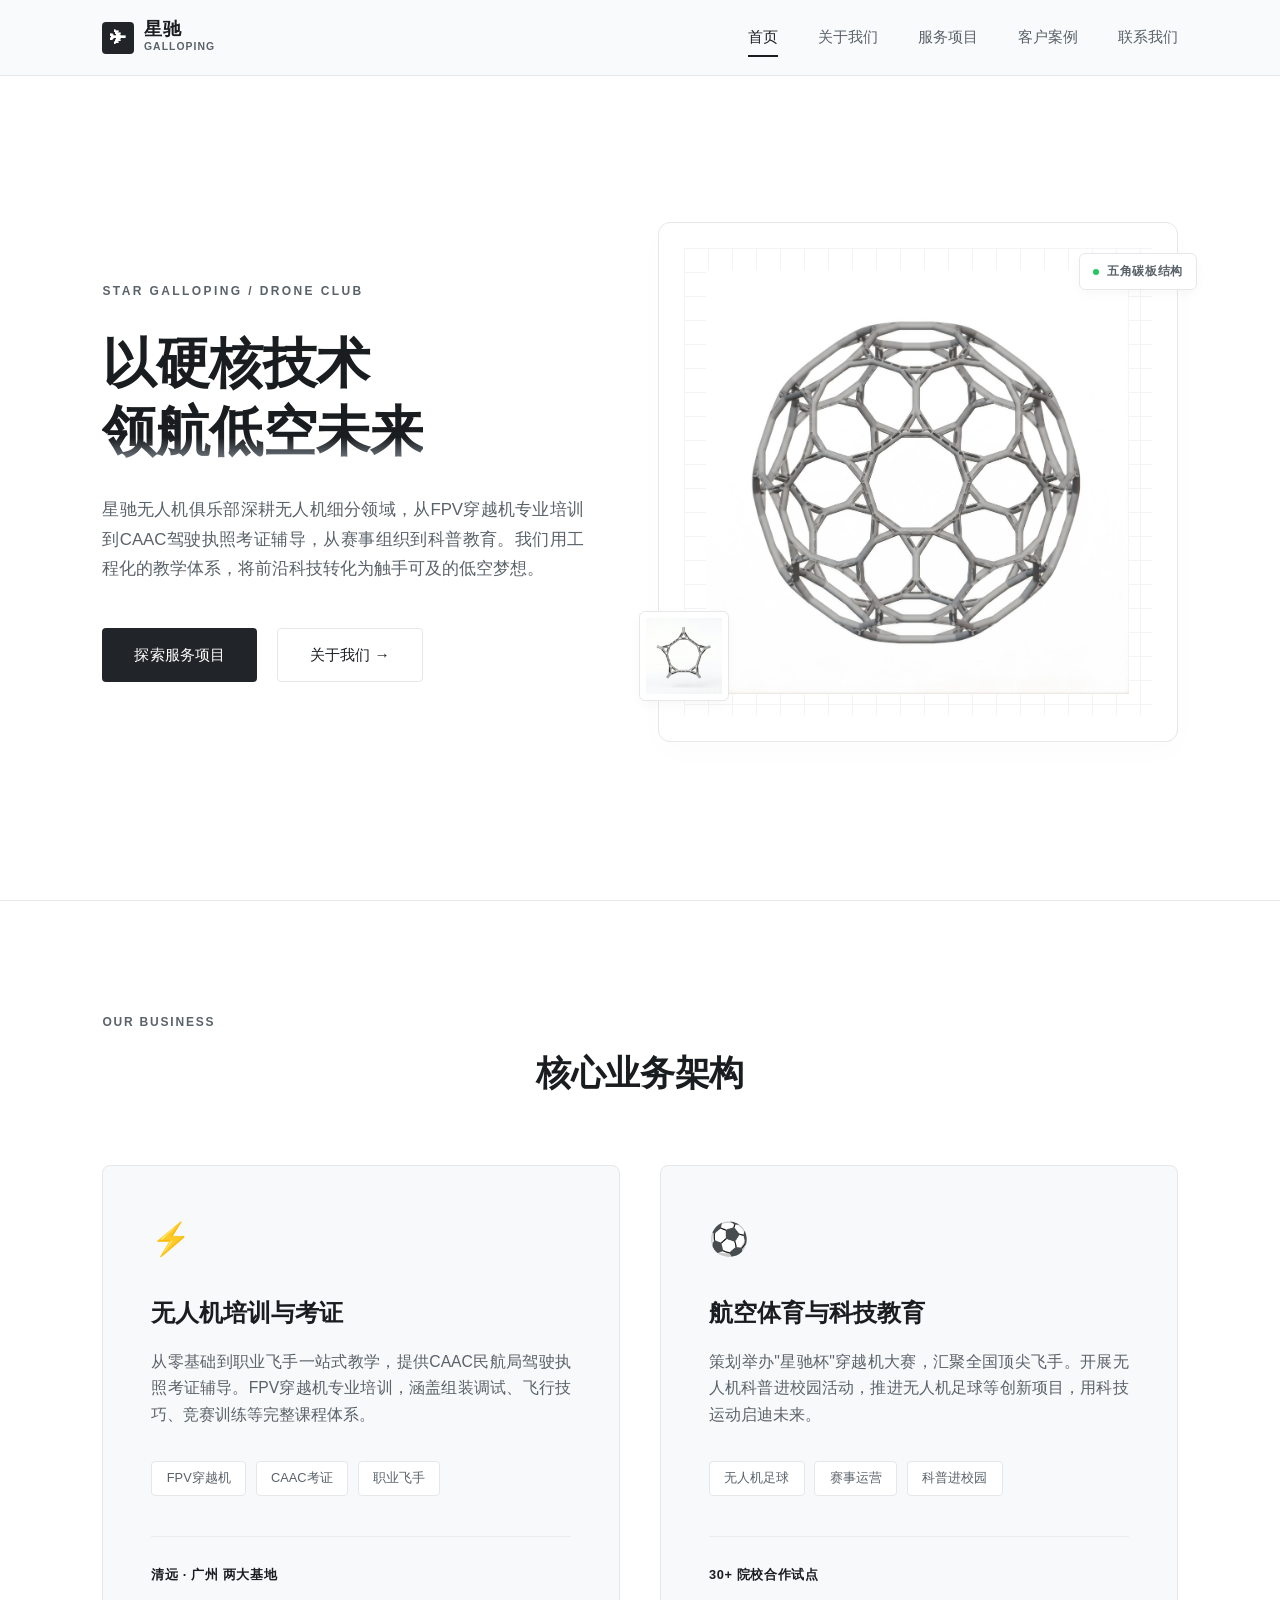
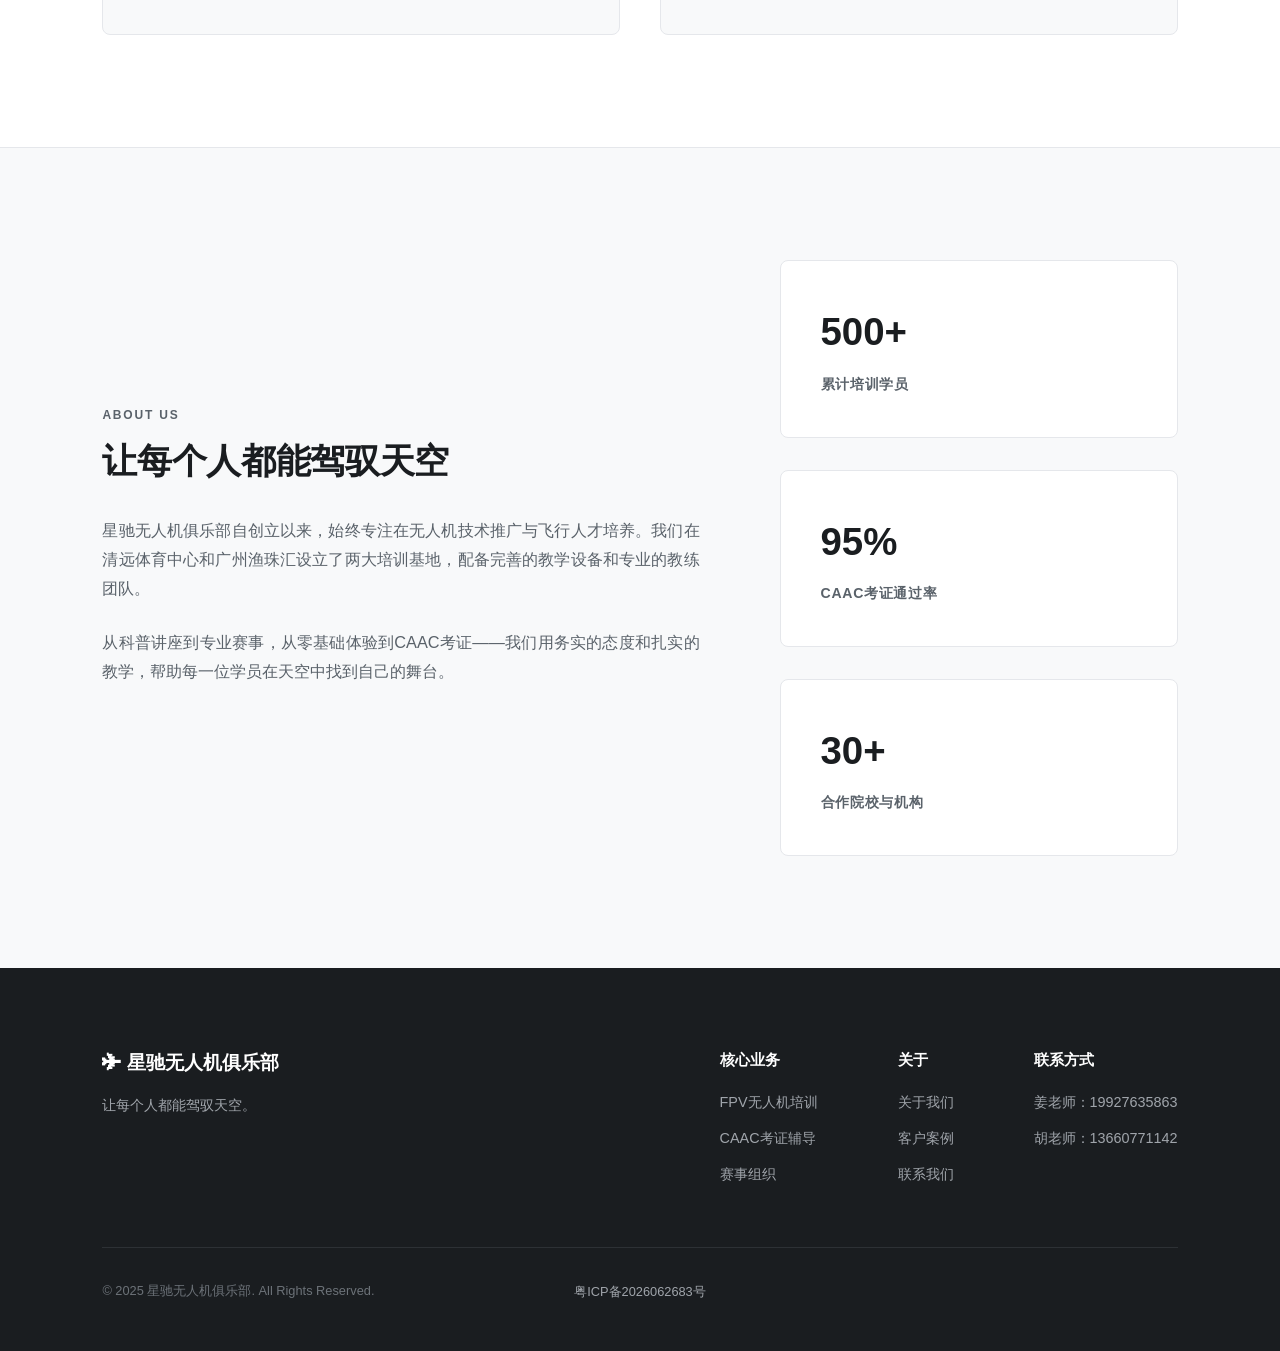
<file: index.html>
<!DOCTYPE html>
<html lang="zh-CN">
<head>
    <meta charset="UTF-8">
    <meta name="viewport" content="width=device-width, initial-scale=1.0">
    <title>星驰无人机俱乐部 - 以硬核技术，引领低空未来</title>
    <link rel="stylesheet" href="css/style.css">
    <style>
        /* ============================================================
           参考风格：工业灰白 · 工程美学
           ============================================================ */
        :root {
            --color-bg: #F8F9FA;
            --color-card-bg: #FFFFFF;
            --color-text-main: #1A1D20;
            --color-text-sub: #5A626A;
            --color-border: #E5E7EB;
            --color-accent: #212529;
            --font-sans: -apple-system, BlinkMacSystemFont, "Segoe UI", Roboto, "Helvetica Neue", Arial, "PingFang SC", "Hiragino Sans GB", "Microsoft YaHei", sans-serif;
        }

        /* --- Navigation --- */
        .site-header {
            background-color: rgba(248,249,250,0.8);
            backdrop-filter: blur(10px);
            border-bottom: 1px solid var(--color-border);
            position: fixed;
            top: 0;
            left: 0;
            width: 100%;
            z-index: 100;
        }

        .header-container {
            max-width: 1440px;
            margin: 0 auto;
            padding: 1.2rem 8%;
            display: flex;
            justify-content: space-between;
            align-items: center;
        }

        .logo-area {
            display: flex;
            align-items: center;
            gap: 0.6rem;
        }

        .logo-icon {
            width: 32px;
            height: 32px;
            background: var(--color-accent);
            border-radius: 4px;
            display: flex;
            align-items: center;
            justify-content: center;
            color: #fff;
            font-size: 1rem;
            font-weight: 700;
        }

        .logo-text {
            display: flex;
            flex-direction: column;
        }

        .logo-main {
            font-size: 1.15rem;
            font-weight: 700;
            letter-spacing: 0.05em;
            line-height: 1.1;
            color: var(--color-text-main);
        }

        .logo-sub {
            font-size: 0.65rem;
            font-weight: 600;
            color: var(--color-text-sub);
            letter-spacing: 0.1em;
        }

        .main-nav {
            display: flex;
            align-items: center;
            gap: 2.5rem;
        }

        .nav-item {
            font-size: 0.95rem;
            font-weight: 500;
            color: var(--color-text-sub);
            text-decoration: none;
            transition: color 0.2s ease;
            position: relative;
            padding: 0.2rem 0;
        }

        .nav-item:hover,
        .nav-item.active {
            color: var(--color-text-main);
        }

        .nav-item.active::after {
            content: '';
            position: absolute;
            bottom: -4px;
            left: 0;
            width: 100%;
            height: 2px;
            background-color: var(--color-text-main);
        }

        .menu-toggle {
            display: none;
            font-size: 1.5rem;
            cursor: pointer;
        }

        /* --- Hero --- */
        .hero-container {
            max-width: 1440px;
            margin: 0 auto;
            min-height: 100vh;
            display: flex;
            align-items: center;
            justify-content: space-between;
            padding: 6rem 8% 2rem 8%;
            gap: 4rem;
        }

        .hero-content {
            flex: 1;
            max-width: 540px;
        }

        .brand-badge {
            font-size: 0.75rem;
            font-weight: 600;
            letter-spacing: 0.2em;
            color: var(--color-text-sub);
            margin-bottom: 1.8rem;
        }

        .hero-title {
            font-size: 3.4rem;
            font-weight: 700;
            line-height: 1.25;
            color: var(--color-text-main);
            letter-spacing: -0.01em;
            margin-bottom: 1.8rem;
        }

        .text-gradient {
            background: linear-gradient(180deg, var(--color-text-main) 60%, #7A828A 100%);
            -webkit-background-clip: text;
            -webkit-text-fill-color: transparent;
        }

        .hero-description {
            font-size: 1.05rem;
            line-height: 1.75;
            color: var(--color-text-sub);
            margin-bottom: 2.8rem;
            text-align: justify;
        }

        .hero-actions {
            display: flex;
            gap: 1.2rem;
        }

        .btn {
            padding: 0.85rem 2rem;
            font-size: 0.95rem;
            font-weight: 500;
            text-decoration: none;
            border-radius: 4px;
            transition: all 0.25s ease;
            display: inline-flex;
            align-items: center;
            gap: 6px;
        }

        .btn-primary-hc {
            background-color: var(--color-accent);
            color: #FFFFFF;
        }

        .btn-primary-hc:hover {
            background-color: #000000;
            box-shadow: 0 4px 12px rgba(0,0,0,0.08);
        }

        .btn-secondary-hc {
            color: var(--color-text-main);
            border: 1px solid var(--color-border);
            background-color: var(--color-card-bg);
        }

        .btn-secondary-hc:hover {
            background-color: #F3F4F6;
            border-color: #D1D5DB;
        }

        /* --- Hero Visual --- */
        .hero-visual {
            flex: 1.1;
            display: flex;
            justify-content: flex-end;
            align-items: center;
        }

        .visual-canvas {
            width: 100%;
            max-width: 520px;
            aspect-ratio: 1 / 1;
            background-color: var(--color-card-bg);
            border: 1px solid var(--color-border);
            border-radius: 12px;
            box-shadow: 0 10px 30px rgba(0,0,0,0.015);
            position: relative;
            display: flex;
            align-items: center;
            justify-content: center;
        }

        .blueprint-bg {
            position: absolute;
            top: 25px;
            left: 25px;
            right: 25px;
            bottom: 25px;
            background-image:
                linear-gradient(to right, #F0F2F5 1px, transparent 1px),
                linear-gradient(to bottom, #F0F2F5 1px, transparent 1px);
            background-size: 24px 24px;
            opacity: 0.8;
            pointer-events: none;
        }

        .product-image-wrapper {
            position: relative;
            width: 82%;
            height: 82%;
            display: flex;
            align-items: center;
            justify-content: center;
            z-index: 2;
        }

        .main-product-img {
            max-width: 100%;
            max-height: 100%;
            object-fit: contain;
        }

        .detail-badge {
            position: absolute;
            background-color: rgba(255,255,255,0.9);
            border: 1px solid var(--color-border);
            backdrop-filter: blur(5px);
            border-radius: 6px;
            padding: 0.5rem 0.8rem;
            display: flex;
            align-items: center;
            gap: 0.5rem;
            z-index: 3;
            box-shadow: 0 4px 12px rgba(0,0,0,0.03);
        }

        .badge-top-right {
            top: 30px;
            right: -20px;
            font-size: 0.75rem;
            font-weight: 600;
            color: var(--color-text-sub);
            letter-spacing: 0.05em;
        }

        .badge-dot {
            width: 6px;
            height: 6px;
            background-color: #22C55E;
            border-radius: 50%;
        }

        .badge-bottom {
            bottom: 40px;
            left: -20px;
            width: 90px;
            height: 90px;
            padding: 6px;
            justify-content: center;
        }

        .detail-img {
            max-width: 100%;
            max-height: 100%;
            object-fit: contain;
        }

        /* --- Business Matrix --- */
        .business-matrix {
            background-color: #FFFFFF;
            padding: 7rem 8%;
            border-top: 1px solid var(--color-border);
        }

        .matrix-container {
            max-width: 1440px;
            margin: 0 auto;
        }

        .section-header {
            margin-bottom: 4rem;
        }

        .section-badge {
            font-size: 0.75rem;
            font-weight: 600;
            letter-spacing: 0.15em;
            color: var(--color-text-sub);
            display: block;
            margin-bottom: 0.8rem;
        }

        .section-title {
            font-size: 2.2rem;
            font-weight: 700;
            color: var(--color-text-main);
            letter-spacing: -0.01em;
        }

        .matrix-grid {
            display: grid;
            grid-template-columns: repeat(2, 1fr);
            gap: 2.5rem;
        }

        .matrix-card {
            background-color: var(--color-bg);
            border: 1px solid var(--color-border);
            border-radius: 8px;
            padding: 3rem;
            display: flex;
            flex-direction: column;
            justify-content: space-between;
            min-height: 380px;
            transition: all 0.3s cubic-bezier(0.25,0.46,0.45,0.94);
        }

        .matrix-card:hover {
            border-color: var(--color-text-main);
            transform: translateY(-2px);
            box-shadow: 0 12px 30px rgba(0,0,0,0.02);
        }

        .card-icon {
            font-size: 2rem;
            margin-bottom: 1.8rem;
            color: var(--color-text-main);
        }

        .card-title {
            font-size: 1.5rem;
            font-weight: 700;
            margin-bottom: 1rem;
            color: var(--color-text-main);
        }

        .card-intro {
            font-size: 0.98rem;
            line-height: 1.7;
            color: var(--color-text-sub);
            margin-bottom: 2rem;
            text-align: justify;
        }

        .card-tags {
            list-style: none;
            display: flex;
            flex-wrap: wrap;
            gap: 0.6rem;
        }

        .card-tags li {
            font-size: 0.8rem;
            font-weight: 500;
            color: var(--color-text-sub);
            background-color: #FFFFFF;
            border: 1px solid var(--color-border);
            padding: 0.4rem 0.9rem;
            border-radius: 4px;
        }

        .card-footer {
            margin-top: 2.5rem;
            padding-top: 1.5rem;
            border-top: 1px solid rgba(0,0,0,0.05);
        }

        .location-badge, .project-badge {
            font-size: 0.8rem;
            font-weight: 600;
            color: var(--color-text-main);
            letter-spacing: 0.05em;
            display: inline-flex;
            align-items: center;
        }

        /* --- About Section --- */
        .about-section {
            background-color: var(--color-bg);
            padding: 7rem 8%;
            border-top: 1px solid var(--color-border);
        }

        .about-container {
            max-width: 1440px;
            margin: 0 auto;
        }

        .about-grid {
            display: grid;
            grid-template-columns: 1.2fr 0.8fr;
            gap: 5rem;
            align-items: center;
        }

        .about-title {
            font-size: 2.2rem;
            font-weight: 700;
            line-height: 1.3;
            color: var(--color-text-main);
            margin-bottom: 2rem;
            letter-spacing: -0.01em;
        }

        .about-text {
            font-size: 1.02rem;
            line-height: 1.8;
            color: var(--color-text-sub);
            margin-bottom: 1.5rem;
            text-align: justify;
        }

        .about-right {
            display: flex;
            flex-direction: column;
            gap: 2rem;
        }

        .stat-box {
            background-color: var(--color-card-bg);
            border: 1px solid var(--color-border);
            padding: 2.5rem;
            border-radius: 8px;
            transition: border-color 0.2s ease;
        }

        .stat-box:hover {
            border-color: var(--color-text-main);
        }

        .stat-number {
            display: block;
            font-size: 2.4rem;
            font-weight: 700;
            color: var(--color-text-main);
            margin-bottom: 0.5rem;
        }

        .stat-label {
            font-size: 0.88rem;
            font-weight: 600;
            color: var(--color-text-sub);
            letter-spacing: 0.05em;
        }

        /* --- Footer --- */
        .site-footer {
            background-color: var(--color-text-main);
            color: #A0A5AB;
            padding: 5rem 8% 3rem 8%;
            font-size: 0.9rem;
        }

        .footer-container {
            max-width: 1440px;
            margin: 0 auto;
        }

        .footer-top {
            display: flex;
            justify-content: space-between;
            flex-wrap: wrap;
            gap: 4rem;
            padding-bottom: 3rem;
            border-bottom: 1px solid #2D3135;
        }

        .footer-brand {
            max-width: 320px;
        }

        .footer-logo {
            font-size: 1.2rem;
            font-weight: 700;
            color: #FFFFFF;
            display: block;
            margin-bottom: 1rem;
        }

        .footer-slogan {
            line-height: 1.6;
        }

        .footer-links {
            display: flex;
            gap: 5rem;
        }

        .link-group h4 {
            color: #FFFFFF;
            font-size: 0.95rem;
            font-weight: 600;
            margin-bottom: 1.2rem;
        }

        .link-group a {
            display: block;
            color: #A0A5AB;
            text-decoration: none;
            margin-bottom: 0.8rem;
            transition: color 0.2s ease;
        }

        .link-group a:hover {
            color: #FFFFFF;
        }

        .footer-compliance-row {
            padding-top: 2rem;
            display: flex;
            justify-content: space-between;
            align-items: center;
        }

        .compliance-left {
            flex: 1;
            text-align: left;
            font-size: 0.8rem;
            color: #6C7278;
        }

        .compliance-center {
            flex: 1;
            text-align: center;
        }

        .compliance-right {
            flex: 1;
            text-align: right;
        }

        .beian-link {
            color: #A0A5AB;
            text-decoration: none;
            font-size: 0.8rem;
            transition: color 0.2s ease;
        }

        .beian-link:hover {
            color: #FFFFFF;
            text-decoration: underline;
        }

        /* ========================================
           Responsive
           ======================================== */
        @media (max-width: 1024px) {
            .hero-container {
                flex-direction: column;
                text-align: center;
                padding-top: 8rem;
                gap: 3rem;
            }
            .hero-content { max-width: 100%; }
            .hero-title { font-size: 2.8rem; }
            .hero-description { text-align: center; }
            .hero-actions { justify-content: center; }
            .hero-visual { width: 100%; justify-content: center; }
            .badge-top-right { right: 10px; }
            .badge-bottom { left: 10px; }
        }

        @media (max-width: 968px) {
            .matrix-grid,
            .about-grid {
                grid-template-columns: 1fr;
                gap: 1.5rem;
            }
            .matrix-card {
                padding: 2rem;
                min-height: auto;
            }
            .about-grid { gap: 3rem; }
            .footer-top {
                flex-direction: column;
                gap: 2.5rem;
            }
            .footer-links { gap: 3rem; }
            .footer-compliance-row {
                flex-direction: column;
                gap: 1.2rem;
                text-align: center;
            }
            .compliance-left,
            .compliance-center,
            .compliance-right {
                text-align: center;
                flex: none;
            }
        }

        @media (max-width: 768px) {
            .main-nav .nav-item { display: none; }
            .menu-toggle { display: block; }
            .hero-title { font-size: 2.4rem; }
        }
    </style>
</head>
<body>

    <header class="site-header">
        <div class="header-container">
            <div class="logo-area">
                <span class="logo-icon">✈</span>
                <div class="logo-text">
                    <span class="logo-main">星驰</span>
                    <span class="logo-sub">GALLOPING</span>
                </div>
            </div>
            <nav class="main-nav">
                <a href="index.html" class="nav-item active">首页</a>
                <a href="about.html" class="nav-item">关于我们</a>
                <a href="services.html" class="nav-item">服务项目</a>
                <a href="cases.html" class="nav-item">客户案例</a>
                <a href="contact.html" class="nav-item">联系我们</a>
                <span class="menu-toggle">≡</span>
            </nav>
        </div>
    </header>

    <section class="hero-container">
        <div class="hero-content">
            <div class="brand-badge">STAR GALLOPING / DRONE CLUB</div>
            <h1 class="hero-title">
                以硬核技术<br>
                <span class="text-gradient">领航低空未来</span>
            </h1>
            <p class="hero-description">
                星驰无人机俱乐部深耕无人机细分领域，从FPV穿越机专业培训到CAAC驾驶执照考证辅导，从赛事组织到科普教育。我们用工程化的教学体系，将前沿科技转化为触手可及的低空梦想。
            </p>
            <div class="hero-actions">
                <a href="services.html" class="btn btn-primary-hc">探索服务项目</a>
                <a href="about.html" class="btn btn-secondary-hc">关于我们 →</a>
            </div>
        </div>
        <div class="hero-visual">
            <div class="visual-canvas">
                <div class="blueprint-bg"></div>
                <div class="product-image-wrapper">
                    <img src="top-view.jpg" alt="星驰无人机结构" class="main-product-img">
                </div>
                <div class="detail-badge badge-bottom">
                    <img src="bottom-view.jpg" alt="碳板细节" class="detail-img">
                </div>
                <div class="detail-badge badge-top-right">
                    <div class="badge-dot"></div>
                    <span>五角碳板结构</span>
                </div>
            </div>
        </div>
    </section>

    <section class="business-matrix" id="services">
        <div class="matrix-container">
            <div class="section-header">
                <span class="section-badge">OUR BUSINESS</span>
                <h2 class="section-title">核心业务架构</h2>
            </div>
            <div class="matrix-grid">

                <div class="matrix-card">
                    <div class="card-body">
                        <div class="card-icon">⚡</div>
                        <h3 class="card-title">无人机培训与考证</h3>
                        <p class="card-intro">
                            从零基础到职业飞手一站式教学，提供CAAC民航局驾驶执照考证辅导。FPV穿越机专业培训，涵盖组装调试、飞行技巧、竞赛训练等完整课程体系。
                        </p>
                        <ul class="card-tags">
                            <li>FPV穿越机</li>
                            <li>CAAC考证</li>
                            <li>职业飞手</li>
                        </ul>
                    </div>
                    <div class="card-footer">
                        <span class="location-badge">清远 · 广州 两大基地</span>
                    </div>
                </div>

                <div class="matrix-card">
                    <div class="card-body">
                        <div class="card-icon">⚽</div>
                        <h3 class="card-title">航空体育与科技教育</h3>
                        <p class="card-intro">
                            策划举办"星驰杯"穿越机大赛，汇聚全国顶尖飞手。开展无人机科普进校园活动，推进无人机足球等创新项目，用科技运动启迪未来。
                        </p>
                        <ul class="card-tags">
                            <li>无人机足球</li>
                            <li>赛事运营</li>
                            <li>科普进校园</li>
                        </ul>
                    </div>
                    <div class="card-footer">
                        <span class="project-badge">30+ 院校合作试点</span>
                    </div>
                </div>

            </div>
        </div>
    </section>

    <section class="about-section" id="about">
        <div class="about-container">
            <div class="about-grid">
                <div class="about-left">
                    <span class="section-badge">ABOUT US</span>
                    <h2 class="about-title">让每个人都能驾驭天空</h2>
                    <p class="about-text">
                        星驰无人机俱乐部自创立以来，始终专注在无人机技术推广与飞行人才培养。我们在清远体育中心和广州渔珠汇设立了两大培训基地，配备完善的教学设备和专业的教练团队。
                    </p>
                    <p class="about-text">
                        从科普讲座到专业赛事，从零基础体验到CAAC考证——我们用务实的态度和扎实的教学，帮助每一位学员在天空中找到自己的舞台。
                    </p>
                </div>
                <div class="about-right">
                    <div class="stat-box">
                        <span class="stat-number">500+</span>
                        <span class="stat-label">累计培训学员</span>
                    </div>
                    <div class="stat-box">
                        <span class="stat-number">95%</span>
                        <span class="stat-label">CAAC考证通过率</span>
                    </div>
                    <div class="stat-box">
                        <span class="stat-number">30+</span>
                        <span class="stat-label">合作院校与机构</span>
                    </div>
                </div>
            </div>
        </div>
    </section>

    <footer class="site-footer">
        <div class="footer-container">
            <div class="footer-top">
                <div class="footer-brand">
                    <span class="footer-logo">✈ 星驰无人机俱乐部</span>
                    <p class="footer-slogan">让每个人都能驾驭天空。</p>
                </div>
                <div class="footer-links">
                    <div class="link-group">
                        <h4>核心业务</h4>
                        <a href="services.html">FPV无人机培训</a>
                        <a href="services.html">CAAC考证辅导</a>
                        <a href="services.html">赛事组织</a>
                    </div>
                    <div class="link-group">
                        <h4>关于</h4>
                        <a href="about.html">关于我们</a>
                        <a href="cases.html">客户案例</a>
                        <a href="contact.html">联系我们</a>
                    </div>
                    <div class="link-group">
                        <h4>联系方式</h4>
                        <a href="contact.html">姜老师：19927635863</a>
                        <a href="contact.html">胡老师：13660771142</a>
                    </div>
                </div>
            </div>
            <div class="footer-compliance-row">
                <div class="compliance-left">
                    <p class="copyright">&copy; 2025 星驰无人机俱乐部. All Rights Reserved.</p>
                </div>
                <div class="compliance-center">
                    <a href="https://beian.miit.gov.cn" target="_blank" rel="noopener noreferrer" class="beian-link">
                        粤ICP备2026062683号
                    </a>
                </div>
                <div class="compliance-right"></div>
            </div>
        </div>
    </footer>

    <script src="js/main.js"></script>
</body>
</html>
</file>
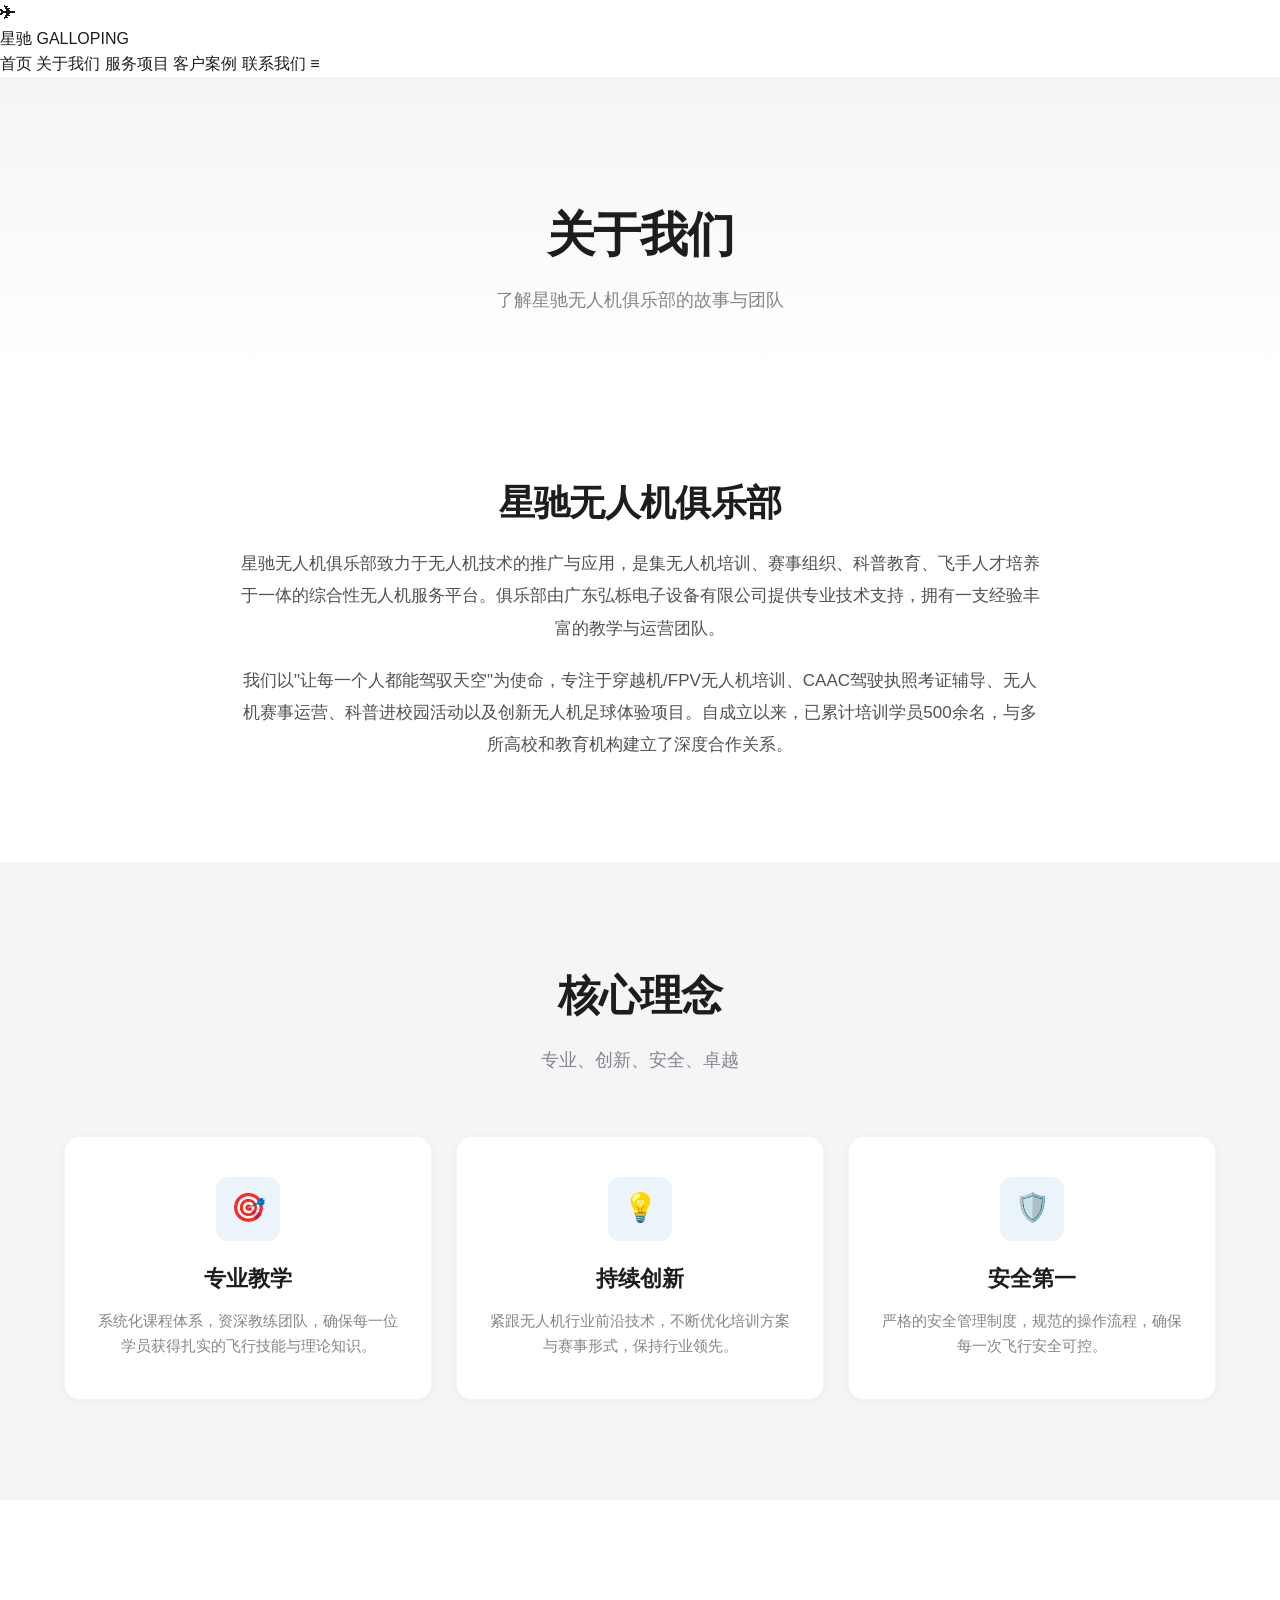
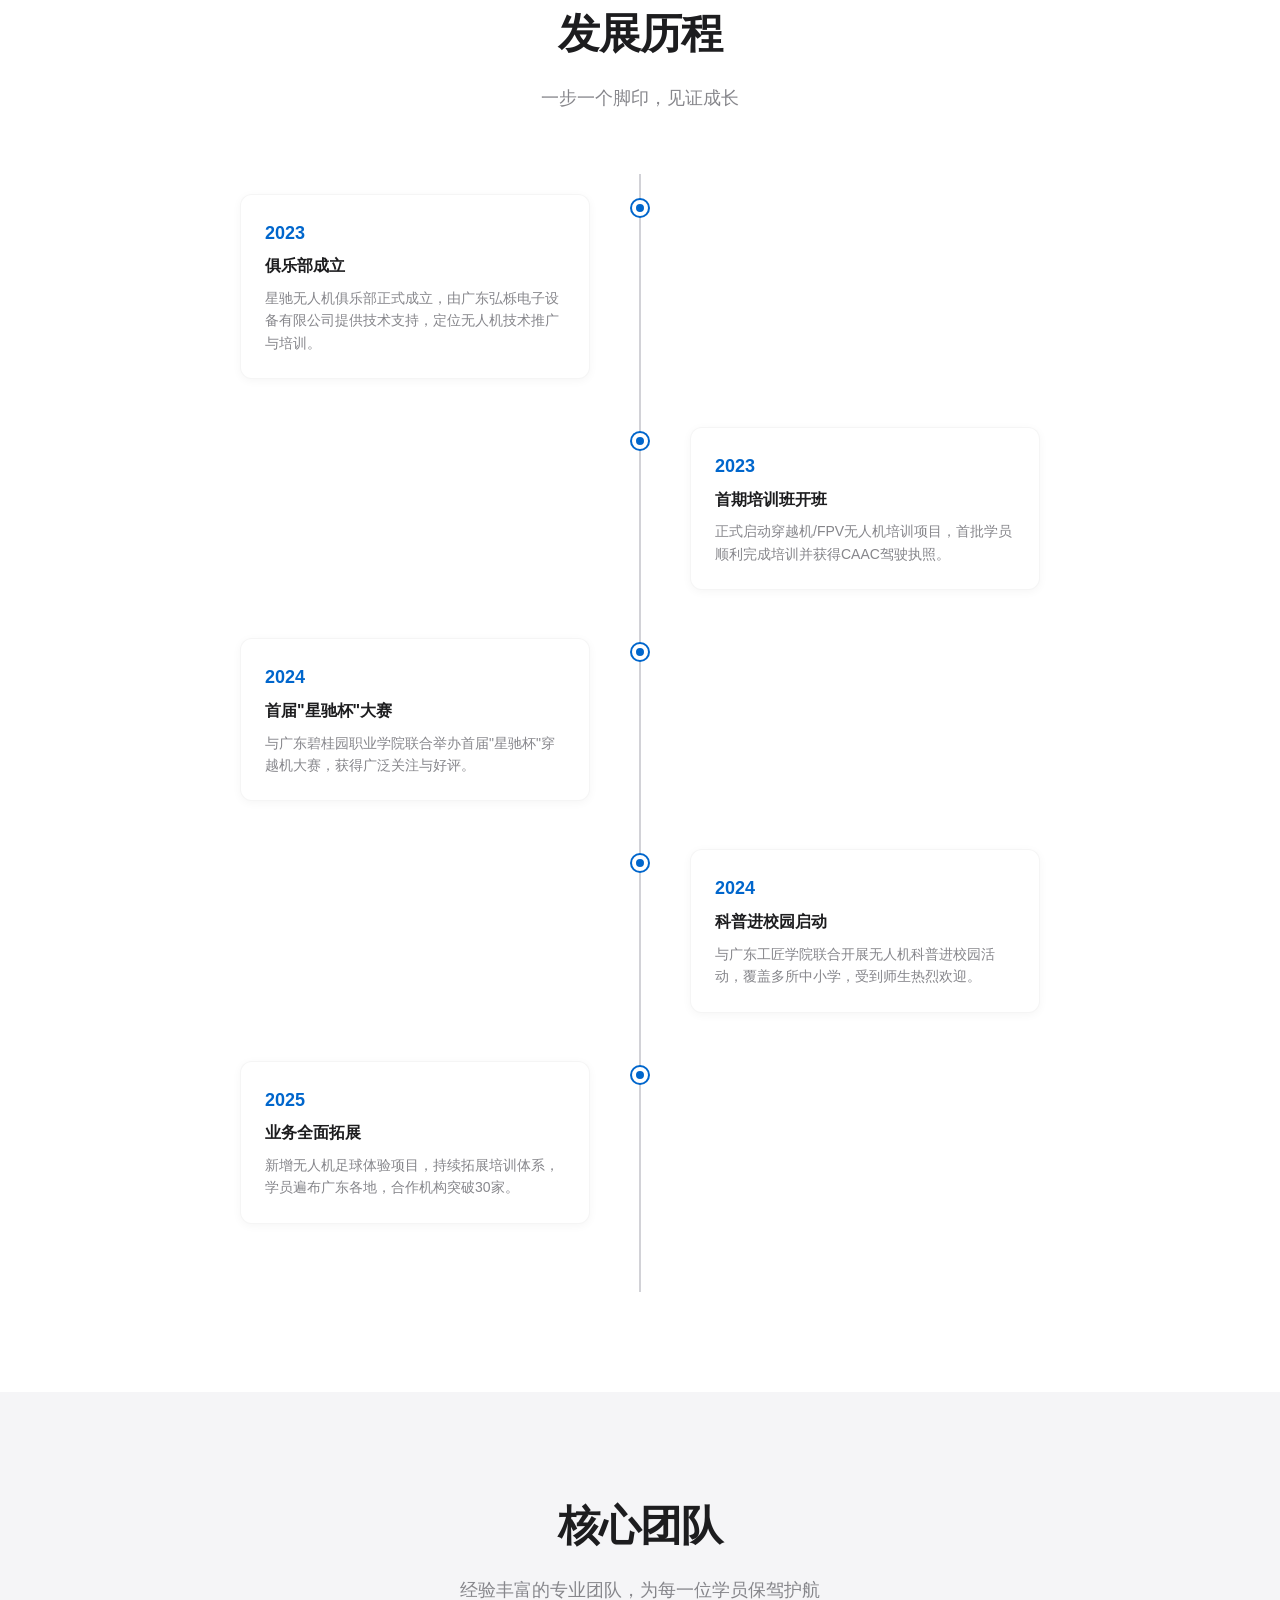
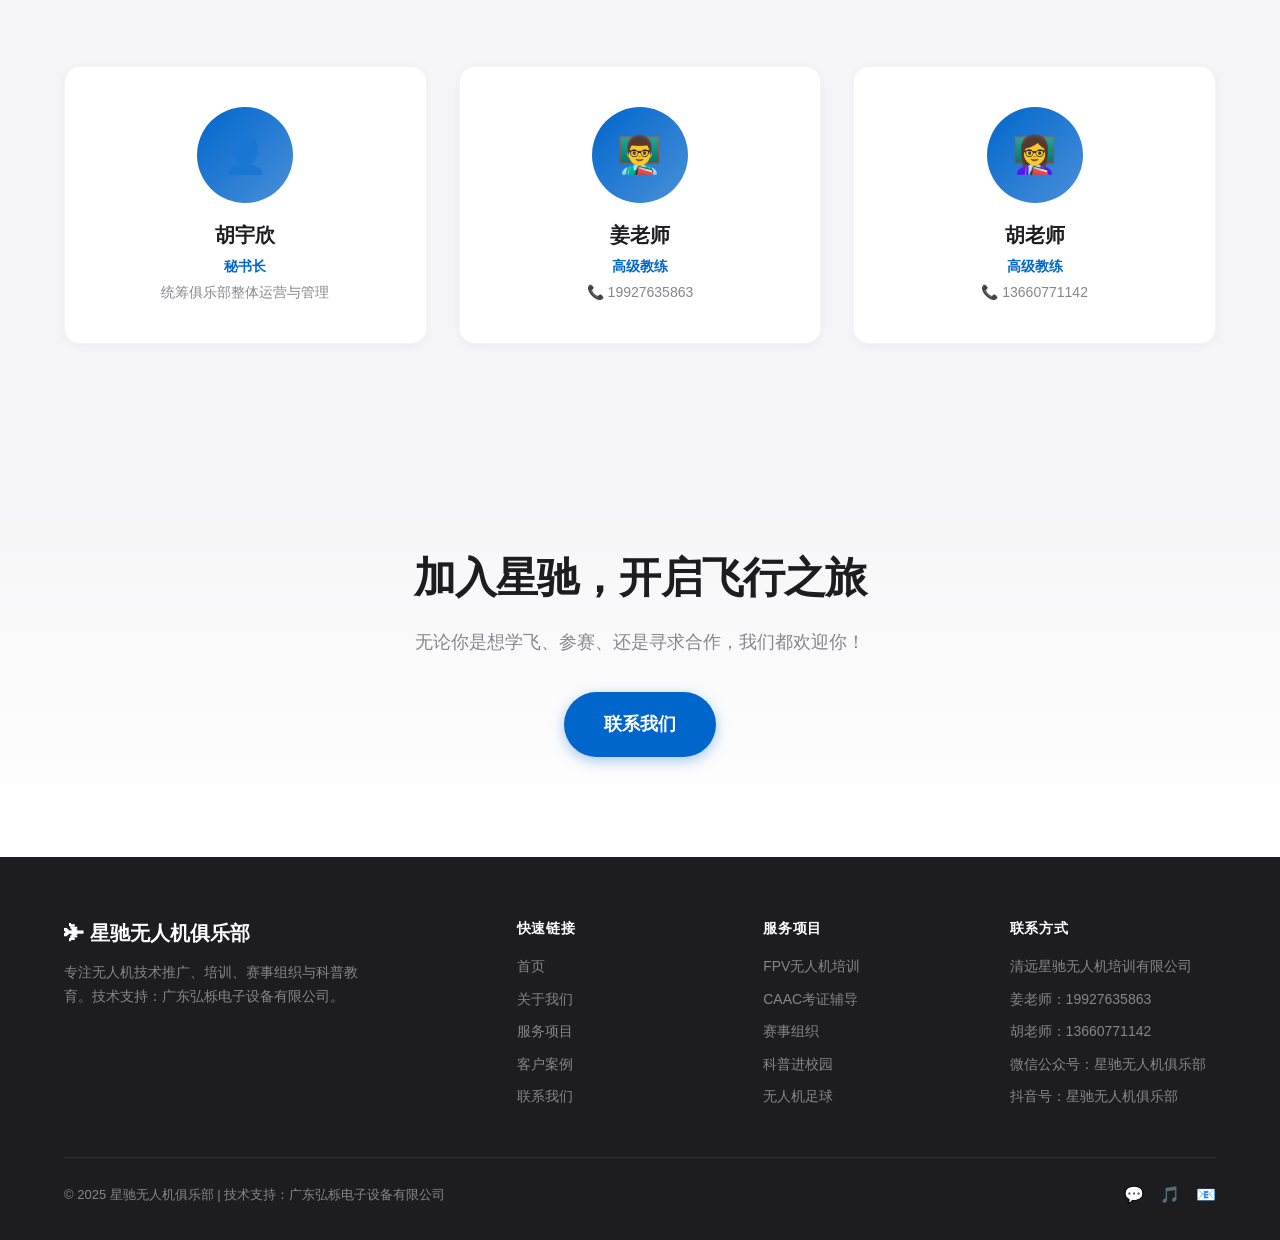
<file: about.html>
<!DOCTYPE html>
<html lang="zh-CN">
<head>
  <meta charset="UTF-8">
  <meta name="viewport" content="width=device-width, initial-scale=1.0">
  <title>关于我们 - 星驰无人机俱乐部</title>
  <meta name="description" content="了解星驰无人机俱乐部的发展历程、团队介绍与公司简介。">
  <link rel="stylesheet" href="css/style.css">
</head>
<body>

  

    <header class="site-header">
        <div class="header-container">
            <div class="logo-area">
                <span class="logo-icon">✈</span>
                <div class="logo-text">
                    <span class="logo-main">星驰</span>
                    <span class="logo-sub">GALLOPING</span>
                </div>
            </div>
            <nav class="main-nav">
                
                <a href="index.html" class="nav-item">首页</a>
                <a href="about.html" class="nav-item active">关于我们</a>
                <a href="services.html" class="nav-item">服务项目</a>
                <a href="cases.html" class="nav-item">客户案例</a>
                <a href="contact.html" class="nav-item">联系我们</a>
                <span class="menu-toggle">≡</span>
            </nav>
        </div>
    </header>

  <!-- ======== Page Header ======== -->
  <section class="page-header">
    <h1>关于我们</h1>
    <p>了解星驰无人机俱乐部的故事与团队</p>
  </section>

  <!-- ======== About Intro ======== -->
  <section class="section">
    <div class="container">
      <div style="max-width: 800px; margin: 0 auto; text-align: center;">
        <h2 class="section-title fade-in" style="font-size: 36px;">星驰无人机俱乐部</h2>
        <p class="fade-in" style="font-size: 17px; color: #515154; line-height: 1.9; margin-bottom: 20px;">
          星驰无人机俱乐部致力于无人机技术的推广与应用，是集无人机培训、赛事组织、科普教育、飞手人才培养于一体的综合性无人机服务平台。俱乐部由广东弘栎电子设备有限公司提供专业技术支持，拥有一支经验丰富的教学与运营团队。
        </p>
        <p class="fade-in" style="font-size: 17px; color: #515154; line-height: 1.9;">
          我们以"让每一个人都能驾驭天空"为使命，专注于穿越机/FPV无人机培训、CAAC驾驶执照考证辅导、无人机赛事运营、科普进校园活动以及创新无人机足球体验项目。自成立以来，已累计培训学员500余名，与多所高校和教育机构建立了深度合作关系。
        </p>
      </div>
    </div>
  </section>

  <!-- ======== Mission / Values ======== -->
  <section class="section" style="background: var(--gray-100);">
    <div class="container">
      <h2 class="section-title fade-in">核心理念</h2>
      <p class="section-subtitle fade-in">专业、创新、安全、卓越</p>
      <div class="features-grid">
        <div class="feature-card fade-in">
          <div class="feature-icon">🎯</div>
          <h3>专业教学</h3>
          <p>系统化课程体系，资深教练团队，确保每一位学员获得扎实的飞行技能与理论知识。</p>
        </div>
        <div class="feature-card fade-in">
          <div class="feature-icon">💡</div>
          <h3>持续创新</h3>
          <p>紧跟无人机行业前沿技术，不断优化培训方案与赛事形式，保持行业领先。</p>
        </div>
        <div class="feature-card fade-in">
          <div class="feature-icon">🛡️</div>
          <h3>安全第一</h3>
          <p>严格的安全管理制度，规范的操作流程，确保每一次飞行安全可控。</p>
        </div>
      </div>
    </div>
  </section>

  <!-- ======== Development Timeline ======== -->
  <section class="section">
    <div class="container">
      <h2 class="section-title fade-in">发展历程</h2>
      <p class="section-subtitle fade-in">一步一个脚印，见证成长</p>
      <div class="timeline">
        <div class="timeline-item fade-in">
          <div class="timeline-dot"></div>
          <div class="timeline-content">
            <h4>2023</h4>
            <h5>俱乐部成立</h5>
            <p>星驰无人机俱乐部正式成立，由广东弘栎电子设备有限公司提供技术支持，定位无人机技术推广与培训。</p>
          </div>
        </div>
        <div class="timeline-item fade-in">
          <div class="timeline-dot"></div>
          <div class="timeline-content">
            <h4>2023</h4>
            <h5>首期培训班开班</h5>
            <p>正式启动穿越机/FPV无人机培训项目，首批学员顺利完成培训并获得CAAC驾驶执照。</p>
          </div>
        </div>
        <div class="timeline-item fade-in">
          <div class="timeline-dot"></div>
          <div class="timeline-content">
            <h4>2024</h4>
            <h5>首届"星驰杯"大赛</h5>
            <p>与广东碧桂园职业学院联合举办首届"星驰杯"穿越机大赛，获得广泛关注与好评。</p>
          </div>
        </div>
        <div class="timeline-item fade-in">
          <div class="timeline-dot"></div>
          <div class="timeline-content">
            <h4>2024</h4>
            <h5>科普进校园启动</h5>
            <p>与广东工匠学院联合开展无人机科普进校园活动，覆盖多所中小学，受到师生热烈欢迎。</p>
          </div>
        </div>
        <div class="timeline-item fade-in">
          <div class="timeline-dot"></div>
          <div class="timeline-content">
            <h4>2025</h4>
            <h5>业务全面拓展</h5>
            <p>新增无人机足球体验项目，持续拓展培训体系，学员遍布广东各地，合作机构突破30家。</p>
          </div>
        </div>
      </div>
    </div>
  </section>

  <!-- ======== Team Section ======== -->
  <section class="section" style="background: var(--gray-100);">
    <div class="container">
      <h2 class="section-title fade-in">核心团队</h2>
      <p class="section-subtitle fade-in">经验丰富的专业团队，为每一位学员保驾护航</p>
      <div class="team-grid">
        <div class="team-card fade-in">
          <div class="team-avatar">👤</div>
          <h4>胡宇欣</h4>
          <p class="role">秘书长</p>
          <p class="phone">统筹俱乐部整体运营与管理</p>
        </div>
        <div class="team-card fade-in">
          <div class="team-avatar">👨‍🏫</div>
          <h4>姜老师</h4>
          <p class="role">高级教练</p>
          <p class="phone">📞 19927635863</p>
        </div>
        <div class="team-card fade-in">
          <div class="team-avatar">👩‍🏫</div>
          <h4>胡老师</h4>
          <p class="role">高级教练</p>
          <p class="phone">📞 13660771142</p>
        </div>
      </div>
    </div>
  </section>

  <!-- ======== CTA ======== -->
  <section class="cta-section">
    <div class="container">
      <h2 class="fade-in">加入星驰，开启飞行之旅</h2>
      <p class="fade-in">无论你是想学飞、参赛、还是寻求合作，我们都欢迎你！</p>
      <a href="contact.html" class="btn btn-primary btn-lg fade-in">联系我们</a>
    </div>
  </section>

  <!-- ======== Footer ======== -->
  <footer class="footer">
    <div class="container">
      <div class="footer-grid">
        <div class="footer-brand">
          <h3>✈ 星驰无人机俱乐部</h3>
          <p>专注无人机技术推广、培训、赛事组织与科普教育。技术支持：广东弘栎电子设备有限公司。</p>
        </div>
        <div class="footer-col">
          <h4>快速链接</h4>
          <a href="index.html">首页</a>
          <a href="about.html">关于我们</a>
          <a href="services.html">服务项目</a>
          <a href="cases.html">客户案例</a>
          <a href="contact.html">联系我们</a>
        </div>
        <div class="footer-col">
          <h4>服务项目</h4>
          <a href="services.html">FPV无人机培训</a>
          <a href="services.html">CAAC考证辅导</a>
          <a href="services.html">赛事组织</a>
          <a href="services.html">科普进校园</a>
          <a href="services.html">无人机足球</a>
        </div>
        <div class="footer-col">
          <h4>联系方式</h4>
          <a href="contact.html">清远星驰无人机培训有限公司</a>
          <a href="contact.html">姜老师：19927635863</a>
          <a href="contact.html">胡老师：13660771142</a>
          <a href="contact.html">微信公众号：星驰无人机俱乐部</a>
          <a href="contact.html">抖音号：星驰无人机俱乐部</a>
        </div>
      </div>
      <div class="footer-bottom">
        <p>© 2025 星驰无人机俱乐部 | 技术支持：广东弘栎电子设备有限公司</p>
        <div class="footer-social">
          <a href="#" title="微信公众号">💬</a>
          <a href="#" title="抖音">🎵</a>
          <a href="#" title="邮箱">📧</a>
        </div>
      </div>
    </div>
  </footer>

  <script src="js/main.js"></script>
</body>
</html>
</file>
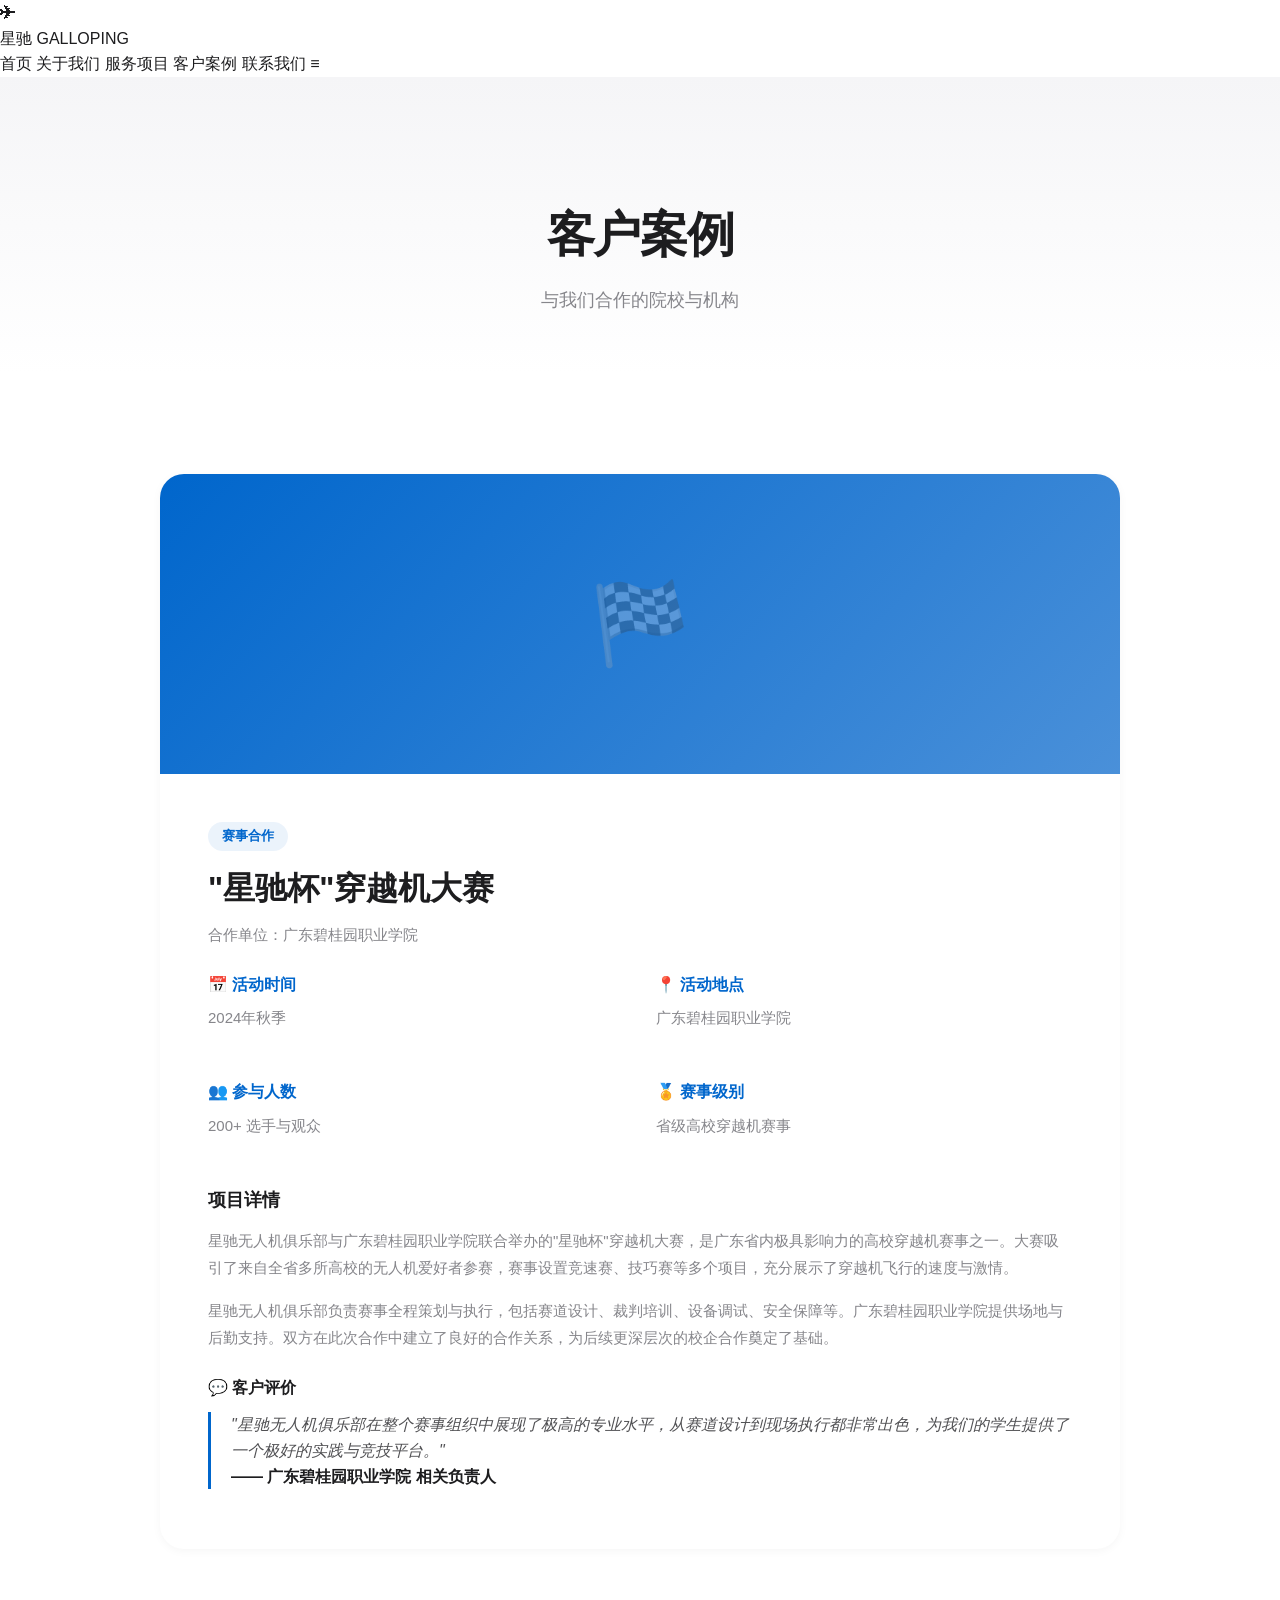
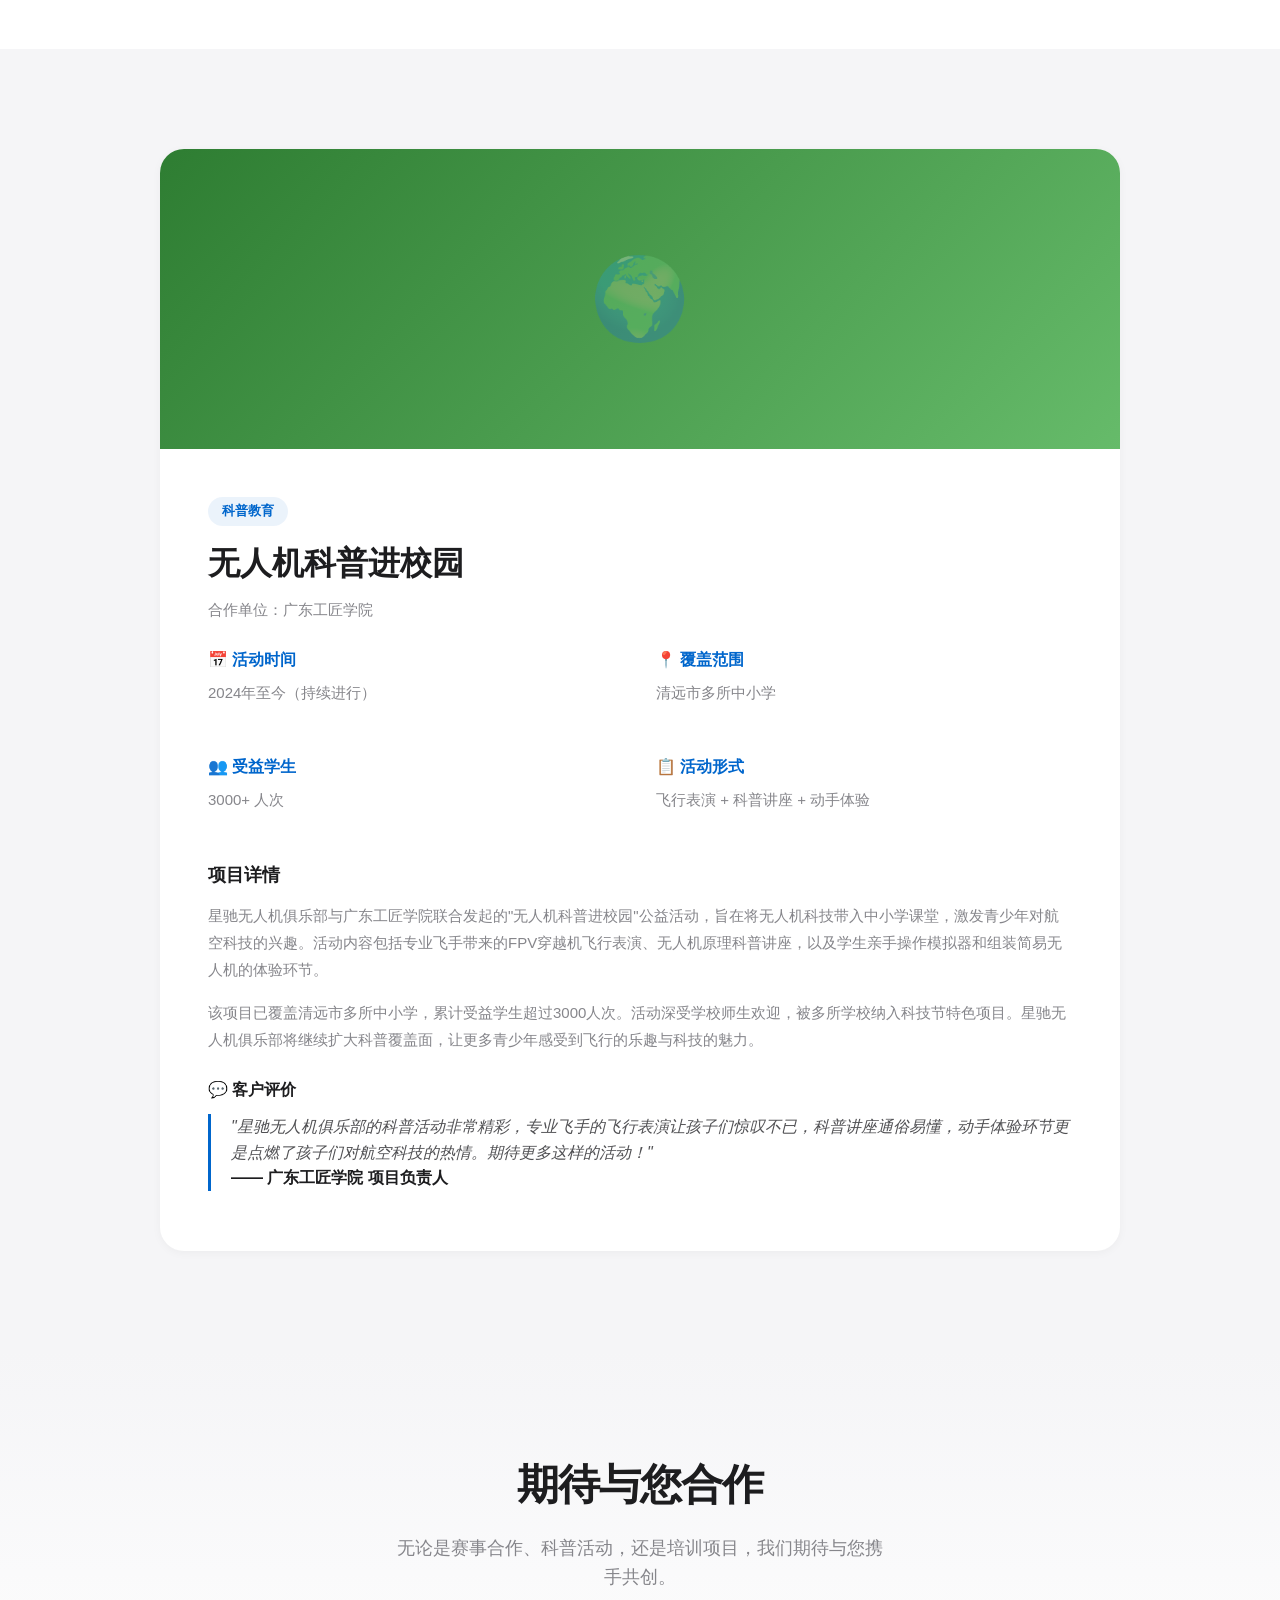
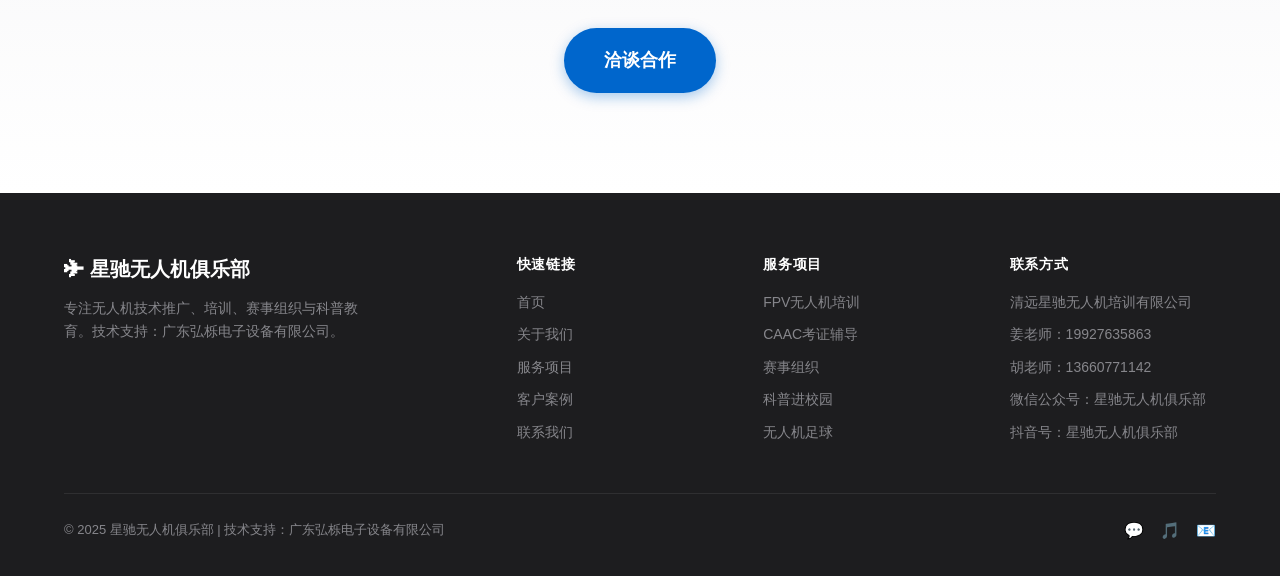
<file: cases.html>
<!DOCTYPE html>
<html lang="zh-CN">
<head>
  <meta charset="UTF-8">
  <meta name="viewport" content="width=device-width, initial-scale=1.0">
  <title>客户案例 - 星驰无人机俱乐部</title>
  <meta name="description" content="星驰无人机俱乐部客户案例：与广东碧桂园职业学院合作'星驰杯'大赛，与广东工匠学院联合科普进校园。">
  <link rel="stylesheet" href="css/style.css">
</head>
<body>

  

    <header class="site-header">
        <div class="header-container">
            <div class="logo-area">
                <span class="logo-icon">✈</span>
                <div class="logo-text">
                    <span class="logo-main">星驰</span>
                    <span class="logo-sub">GALLOPING</span>
                </div>
            </div>
            <nav class="main-nav">
                
                <a href="index.html" class="nav-item">首页</a>
                <a href="about.html" class="nav-item">关于我们</a>
                <a href="services.html" class="nav-item">服务项目</a>
                <a href="cases.html" class="nav-item active">客户案例</a>
                <a href="contact.html" class="nav-item">联系我们</a>
                <span class="menu-toggle">≡</span>
            </nav>
        </div>
    </header>

  <!-- ======== Page Header ======== -->
  <section class="page-header">
    <h1>客户案例</h1>
    <p>与我们合作的院校与机构</p>
  </section>

  <!-- ======== Case 1: Star Cup ======== -->
  <section class="section">
    <div class="container">
      <div style="max-width: 960px; margin: 0 auto;">
        <div class="case-card fade-in" style="border-radius: var(--radius-lg); overflow: hidden;">
          <div style="height: 300px; background: linear-gradient(135deg, #0066CC, #4A90D9); display: flex; align-items: center; justify-content: center; font-size: 80px; color: rgba(255,255,255,0.25);">
            🏁
          </div>
          <div class="case-body" style="padding: 48px;">
            <span class="case-tag">赛事合作</span>
            <h2 style="font-size: 32px; font-weight: 700; margin-bottom: 8px;">"星驰杯"穿越机大赛</h2>
            <p style="color: var(--gray-500); margin-bottom: 24px;">合作单位：广东碧桂园职业学院</p>
            <div style="display: grid; grid-template-columns: 1fr 1fr; gap: 32px; margin-bottom: 32px;">
              <div>
                <h4 style="font-size: 16px; font-weight: 700; color: var(--primary); margin-bottom: 8px;">📅 活动时间</h4>
                <p style="color: var(--gray-500); font-size: 15px;">2024年秋季</p>
              </div>
              <div>
                <h4 style="font-size: 16px; font-weight: 700; color: var(--primary); margin-bottom: 8px;">📍 活动地点</h4>
                <p style="color: var(--gray-500); font-size: 15px;">广东碧桂园职业学院</p>
              </div>
              <div>
                <h4 style="font-size: 16px; font-weight: 700; color: var(--primary); margin-bottom: 8px;">👥 参与人数</h4>
                <p style="color: var(--gray-500); font-size: 15px;">200+ 选手与观众</p>
              </div>
              <div>
                <h4 style="font-size: 16px; font-weight: 700; color: var(--primary); margin-bottom: 8px;">🏅 赛事级别</h4>
                <p style="color: var(--gray-500); font-size: 15px;">省级高校穿越机赛事</p>
              </div>
            </div>
            <h4 style="font-size: 18px; font-weight: 700; margin-bottom: 12px;">项目详情</h4>
            <p style="color: var(--gray-500); font-size: 15px; line-height: 1.8; margin-bottom: 16px;">
              星驰无人机俱乐部与广东碧桂园职业学院联合举办的"星驰杯"穿越机大赛，是广东省内极具影响力的高校穿越机赛事之一。大赛吸引了来自全省多所高校的无人机爱好者参赛，赛事设置竞速赛、技巧赛等多个项目，充分展示了穿越机飞行的速度与激情。
            </p>
            <p style="color: var(--gray-500); font-size: 15px; line-height: 1.8; margin-bottom: 16px;">
              星驰无人机俱乐部负责赛事全程策划与执行，包括赛道设计、裁判培训、设备调试、安全保障等。广东碧桂园职业学院提供场地与后勤支持。双方在此次合作中建立了良好的合作关系，为后续更深层次的校企合作奠定了基础。
            </p>
            <h4 style="font-size: 16px; font-weight: 700; margin-bottom: 8px; margin-top: 24px;">💬 客户评价</h4>
            <blockquote style="border-left: 3px solid var(--primary); padding-left: 20px; color: var(--gray-700); font-style: italic; margin: 12px 0;">
              "星驰无人机俱乐部在整个赛事组织中展现了极高的专业水平，从赛道设计到现场执行都非常出色，为我们的学生提供了一个极好的实践与竞技平台。"
              <br>
              <span style="font-style: normal; font-weight: 600; color: var(--black);">—— 广东碧桂园职业学院 相关负责人</span>
            </blockquote>
          </div>
        </div>
      </div>
    </div>
  </section>

  <!-- ======== Case 2: Campus Science ======== -->
  <section class="section" style="background: var(--gray-100);">
    <div class="container">
      <div style="max-width: 960px; margin: 0 auto;">
        <div class="case-card fade-in" style="border-radius: var(--radius-lg); overflow: hidden;">
          <div style="height: 300px; background: linear-gradient(135deg, #2E7D32, #66BB6A); display: flex; align-items: center; justify-content: center; font-size: 80px; color: rgba(255,255,255,0.25);">
            🌍
          </div>
          <div class="case-body" style="padding: 48px;">
            <span class="case-tag">科普教育</span>
            <h2 style="font-size: 32px; font-weight: 700; margin-bottom: 8px;">无人机科普进校园</h2>
            <p style="color: var(--gray-500); margin-bottom: 24px;">合作单位：广东工匠学院</p>
            <div style="display: grid; grid-template-columns: 1fr 1fr; gap: 32px; margin-bottom: 32px;">
              <div>
                <h4 style="font-size: 16px; font-weight: 700; color: var(--primary); margin-bottom: 8px;">📅 活动时间</h4>
                <p style="color: var(--gray-500); font-size: 15px;">2024年至今（持续进行）</p>
              </div>
              <div>
                <h4 style="font-size: 16px; font-weight: 700; color: var(--primary); margin-bottom: 8px;">📍 覆盖范围</h4>
                <p style="color: var(--gray-500); font-size: 15px;">清远市多所中小学</p>
              </div>
              <div>
                <h4 style="font-size: 16px; font-weight: 700; color: var(--primary); margin-bottom: 8px;">👥 受益学生</h4>
                <p style="color: var(--gray-500); font-size: 15px;">3000+ 人次</p>
              </div>
              <div>
                <h4 style="font-size: 16px; font-weight: 700; color: var(--primary); margin-bottom: 8px;">📋 活动形式</h4>
                <p style="color: var(--gray-500); font-size: 15px;">飞行表演 + 科普讲座 + 动手体验</p>
              </div>
            </div>
            <h4 style="font-size: 18px; font-weight: 700; margin-bottom: 12px;">项目详情</h4>
            <p style="color: var(--gray-500); font-size: 15px; line-height: 1.8; margin-bottom: 16px;">
              星驰无人机俱乐部与广东工匠学院联合发起的"无人机科普进校园"公益活动，旨在将无人机科技带入中小学课堂，激发青少年对航空科技的兴趣。活动内容包括专业飞手带来的FPV穿越机飞行表演、无人机原理科普讲座，以及学生亲手操作模拟器和组装简易无人机的体验环节。
            </p>
            <p style="color: var(--gray-500); font-size: 15px; line-height: 1.8; margin-bottom: 16px;">
              该项目已覆盖清远市多所中小学，累计受益学生超过3000人次。活动深受学校师生欢迎，被多所学校纳入科技节特色项目。星驰无人机俱乐部将继续扩大科普覆盖面，让更多青少年感受到飞行的乐趣与科技的魅力。
            </p>
            <h4 style="font-size: 16px; font-weight: 700; margin-bottom: 8px; margin-top: 24px;">💬 客户评价</h4>
            <blockquote style="border-left: 3px solid var(--primary); padding-left: 20px; color: var(--gray-700); font-style: italic; margin: 12px 0;">
              "星驰无人机俱乐部的科普活动非常精彩，专业飞手的飞行表演让孩子们惊叹不已，科普讲座通俗易懂，动手体验环节更是点燃了孩子们对航空科技的热情。期待更多这样的活动！"
              <br>
              <span style="font-style: normal; font-weight: 600; color: var(--black);">—— 广东工匠学院 项目负责人</span>
            </blockquote>
          </div>
        </div>
      </div>
    </div>
  </section>

  <!-- ======== CTA ======== -->
  <section class="cta-section">
    <div class="container">
      <h2 class="fade-in">期待与您合作</h2>
      <p class="fade-in">无论是赛事合作、科普活动，还是培训项目，我们期待与您携手共创。</p>
      <a href="contact.html" class="btn btn-primary btn-lg fade-in">洽谈合作</a>
    </div>
  </section>

  <!-- ======== Footer ======== -->
  <footer class="footer">
    <div class="container">
      <div class="footer-grid">
        <div class="footer-brand">
          <h3>✈ 星驰无人机俱乐部</h3>
          <p>专注无人机技术推广、培训、赛事组织与科普教育。技术支持：广东弘栎电子设备有限公司。</p>
        </div>
        <div class="footer-col">
          <h4>快速链接</h4>
          <a href="index.html">首页</a>
          <a href="about.html">关于我们</a>
          <a href="services.html">服务项目</a>
          <a href="cases.html">客户案例</a>
          <a href="contact.html">联系我们</a>
        </div>
        <div class="footer-col">
          <h4>服务项目</h4>
          <a href="services.html">FPV无人机培训</a>
          <a href="services.html">CAAC考证辅导</a>
          <a href="services.html">赛事组织</a>
          <a href="services.html">科普进校园</a>
          <a href="services.html">无人机足球</a>
        </div>
        <div class="footer-col">
          <h4>联系方式</h4>
          <a href="contact.html">清远星驰无人机培训有限公司</a>
          <a href="contact.html">姜老师：19927635863</a>
          <a href="contact.html">胡老师：13660771142</a>
          <a href="contact.html">微信公众号：星驰无人机俱乐部</a>
          <a href="contact.html">抖音号：星驰无人机俱乐部</a>
        </div>
      </div>
      <div class="footer-bottom">
        <p>© 2025 星驰无人机俱乐部 | 技术支持：广东弘栎电子设备有限公司</p>
        <div class="footer-social">
          <a href="#" title="微信公众号">💬</a>
          <a href="#" title="抖音">🎵</a>
          <a href="#" title="邮箱">📧</a>
        </div>
      </div>
    </div>
  </footer>

  <script src="js/main.js"></script>
</body>
</html>
</file>
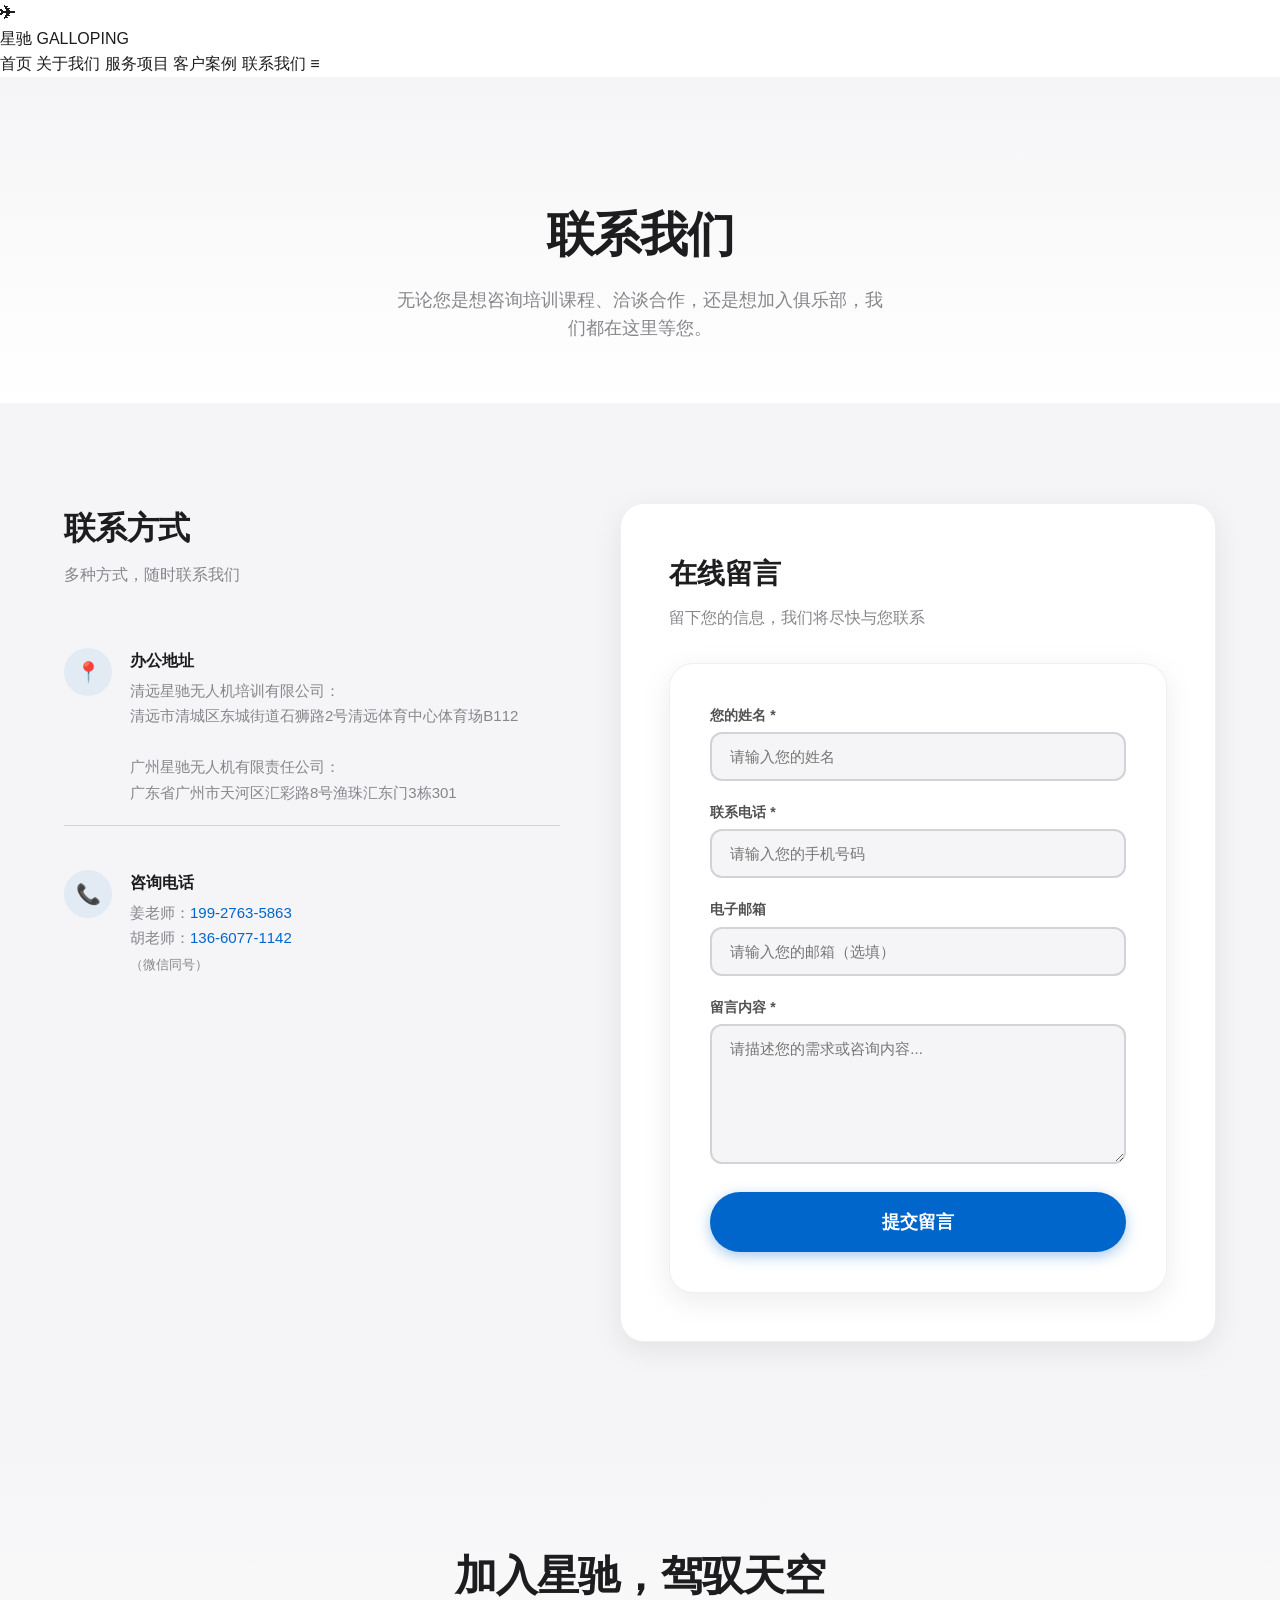
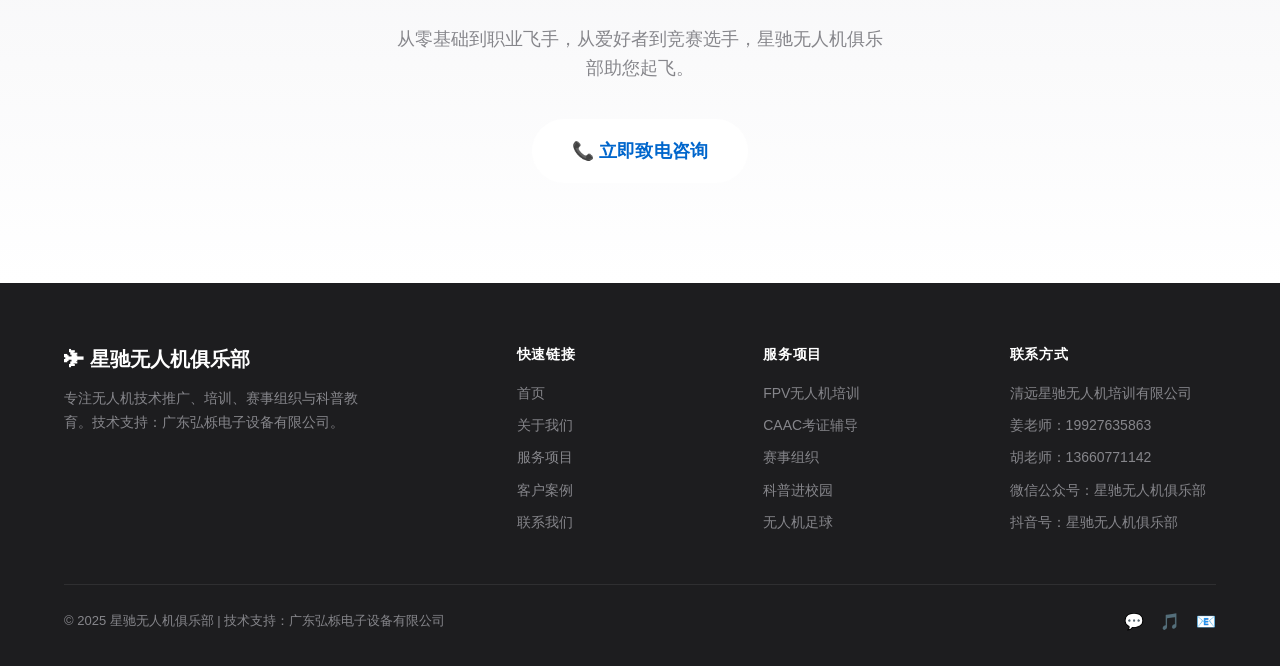
<file: contact.html>
<!DOCTYPE html>
<html lang="zh-CN">
<head>
  <meta charset="UTF-8">
  <meta name="viewport" content="width=device-width, initial-scale=1.0">
  <title>联系我们 - 星驰无人机俱乐部</title>
  <meta name="description" content="联系我们 — 星驰无人机俱乐部，清远与广州两大办公地点。电话、留言表单，多种方式找到我们。">
  <link rel="stylesheet" href="css/style.css">
</head>
<body>

  

    <header class="site-header">
        <div class="header-container">
            <div class="logo-area">
                <span class="logo-icon">✈</span>
                <div class="logo-text">
                    <span class="logo-main">星驰</span>
                    <span class="logo-sub">GALLOPING</span>
                </div>
            </div>
            <nav class="main-nav">
                
                <a href="index.html" class="nav-item">首页</a>
                <a href="about.html" class="nav-item">关于我们</a>
                <a href="services.html" class="nav-item">服务项目</a>
                <a href="cases.html" class="nav-item">客户案例</a>
                <a href="contact.html" class="nav-item active">联系我们</a>
                <span class="menu-toggle">≡</span>
            </nav>
        </div>
    </header>

  <!-- ======== Page Header ======== -->
  <section class="page-header">
    <div class="container">
      <h1 class="fade-in">联系我们</h1>
      <p class="fade-in">无论您是想咨询培训课程、洽谈合作，还是想加入俱乐部，我们都在这里等您。</p>
    </div>
  </section>

  <!-- ======== Contact Section ======== -->
  <section class="section contact-section">
    <div class="container">
      <div class="contact-grid">
        <div class="contact-info fade-in">
          <h2>联系方式</h2>
          <p class="contact-subtitle">多种方式，随时联系我们</p>

          <div class="contact-items">
            <div class="contact-item">
              <div class="contact-icon">📍</div>
              <div>
                <h4>办公地址</h4>
                <p>
                  清远星驰无人机培训有限公司：<br>清远市清城区东城街道石狮路2号清远体育中心体育场B112<br><br>
                  广州星驰无人机有限责任公司：<br>广东省广州市天河区汇彩路8号渔珠汇东门3栋301
                </p>
              </div>
            </div>

            <div class="contact-item">
              <div class="contact-icon">📞</div>
              <div>
                <h4>咨询电话</h4>
                <p>
                  姜老师：<a href="tel:19927635863">199-2763-5863</a><br>
                  胡老师：<a href="tel:13660771142">136-6077-1142</a><br>
                  <span class="contact-note">（微信同号）</span>
                </p>
              </div>
            </div>


          </div>
        </div>

        <div class="contact-form-wrapper fade-in">
          <h2>在线留言</h2>
          <p class="contact-subtitle">留下您的信息，我们将尽快与您联系</p>
          <form class="contact-form" method="POST" action="https://formspree.io/f/your-form-id">
            <div class="form-group">
              <label for="name">您的姓名 *</label>
              <input type="text" id="name" name="name" placeholder="请输入您的姓名" required>
            </div>
            <div class="form-group">
              <label for="phone">联系电话 *</label>
              <input type="tel" id="phone" name="phone" placeholder="请输入您的手机号码" required>
            </div>
            <div class="form-group">
              <label for="email">电子邮箱</label>
              <input type="email" id="email" name="email" placeholder="请输入您的邮箱（选填）">
            </div>
            <div class="form-group">
              <label for="message">留言内容 *</label>
              <textarea id="message" name="message" rows="5" placeholder="请描述您的需求或咨询内容..." required></textarea>
            </div>
            <button type="submit" class="btn btn-primary btn-lg btn-block">提交留言</button>
          </form>
        </div>
      </div>
    </div>
  </section>

  <!-- ======== CTA Section ======== -->
  <section class="cta-section">
    <div class="container">
      <h2 class="fade-in">加入星驰，驾驭天空</h2>
      <p class="fade-in">从零基础到职业飞手，从爱好者到竞赛选手，星驰无人机俱乐部助您起飞。</p>
      <a href="tel:19927635863" class="btn btn-white btn-lg fade-in">📞 立即致电咨询</a>
    </div>
  </section>

  <!-- ======== Footer ======== -->
  <footer class="footer">
    <div class="container">
      <div class="footer-grid">
        <div class="footer-brand">
          <h3>✈ 星驰无人机俱乐部</h3>
          <p>专注无人机技术推广、培训、赛事组织与科普教育。技术支持：广东弘栎电子设备有限公司。</p>
        </div>
        <div class="footer-col">
          <h4>快速链接</h4>
          <a href="index.html">首页</a>
          <a href="about.html">关于我们</a>
          <a href="services.html">服务项目</a>
          <a href="cases.html">客户案例</a>
          <a href="contact.html">联系我们</a>
        </div>
        <div class="footer-col">
          <h4>服务项目</h4>
          <a href="services.html">FPV无人机培训</a>
          <a href="services.html">CAAC考证辅导</a>
          <a href="services.html">赛事组织</a>
          <a href="services.html">科普进校园</a>
          <a href="services.html">无人机足球</a>
        </div>
        <div class="footer-col">
          <h4>联系方式</h4>
          <a href="contact.html">清远星驰无人机培训有限公司</a>
          <a href="contact.html">姜老师：19927635863</a>
          <a href="contact.html">胡老师：13660771142</a>
          <a href="contact.html">微信公众号：星驰无人机俱乐部</a>
          <a href="contact.html">抖音号：星驰无人机俱乐部</a>
        </div>
      </div>
      <div class="footer-bottom">
        <p>© 2025 星驰无人机俱乐部 | 技术支持：广东弘栎电子设备有限公司</p>
        <div class="footer-social">
          <a href="#" title="微信公众号">💬</a>
          <a href="#" title="抖音">🎵</a>
          <a href="#" title="邮箱">📧</a>
        </div>
      </div>
    </div>
  </footer>

  <script src="js/main.js"></script>
</body>
</html>
</file>
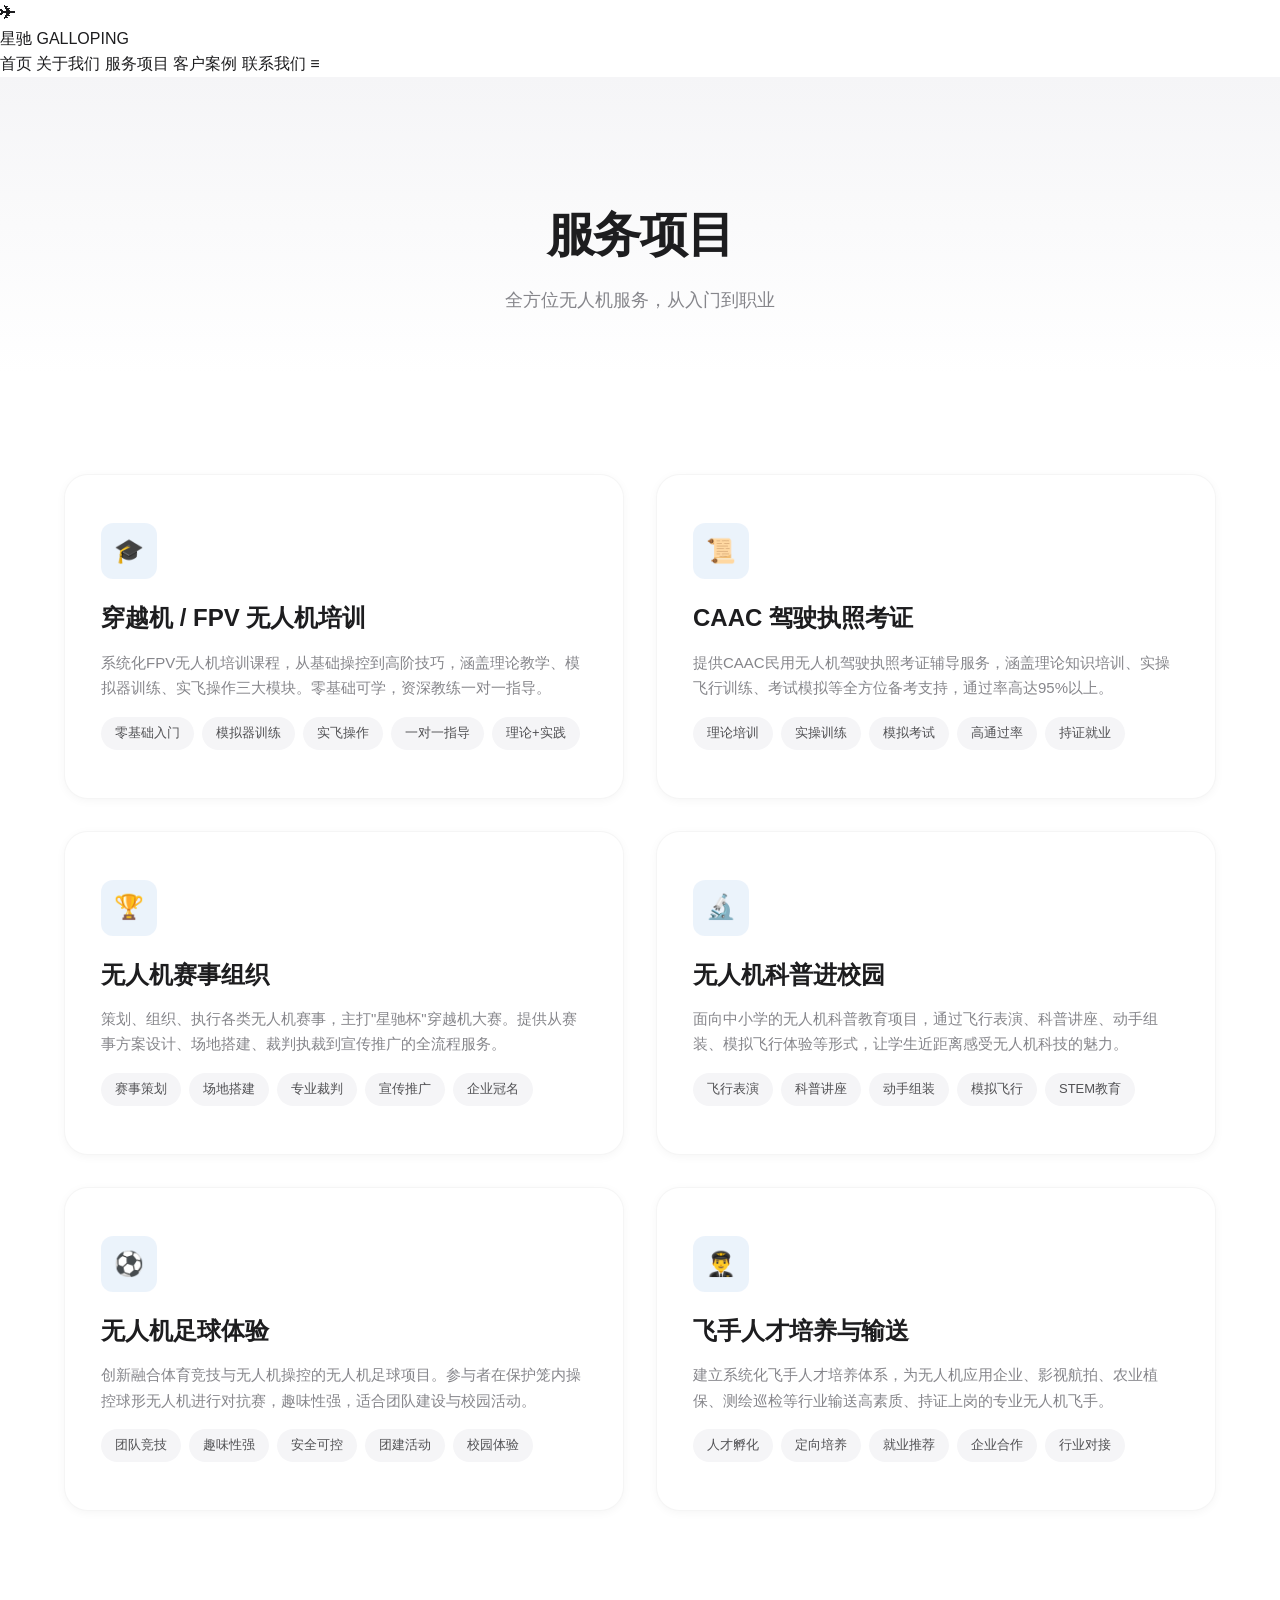
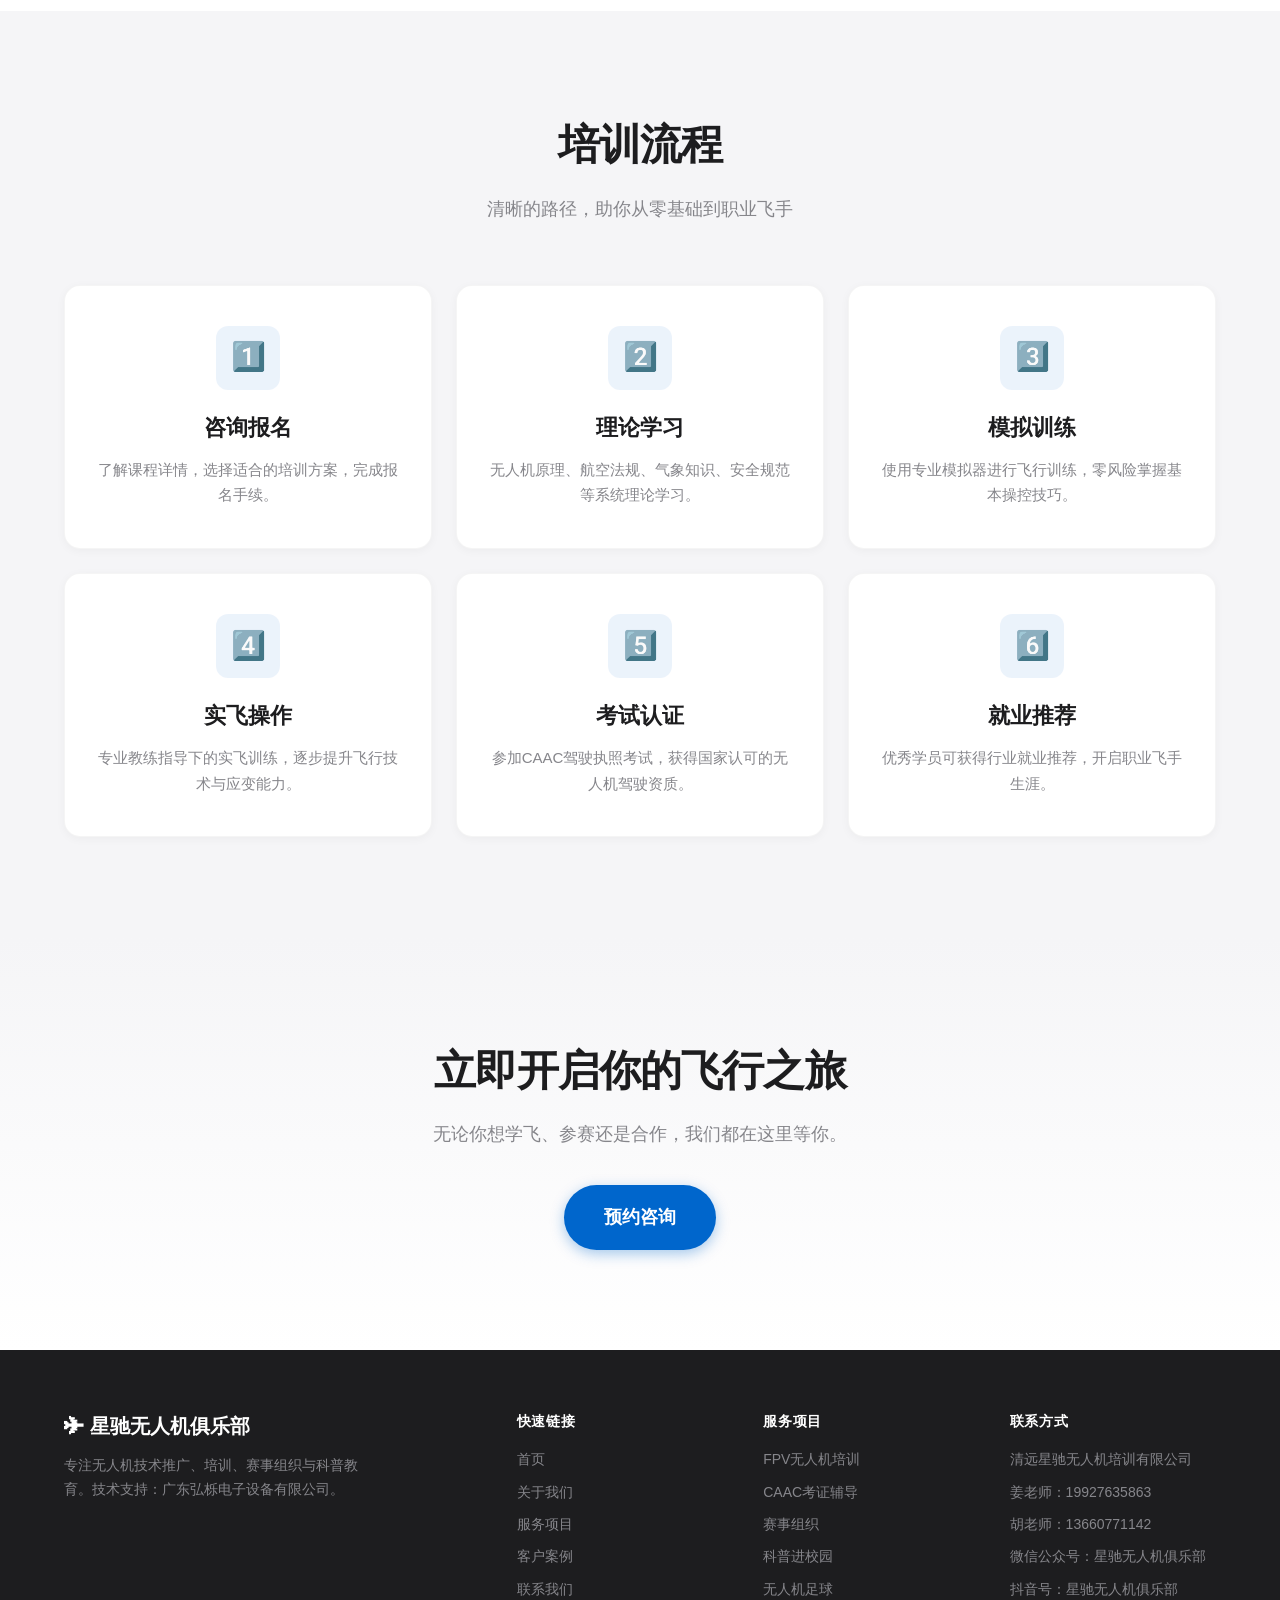
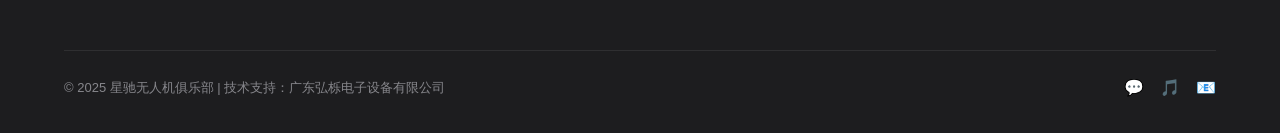
<file: services.html>
<!DOCTYPE html>
<html lang="zh-CN">
<head>
  <meta charset="UTF-8">
  <meta name="viewport" content="width=device-width, initial-scale=1.0">
  <title>服务项目 - 星驰无人机俱乐部</title>
  <meta name="description" content="星驰无人机俱乐部服务项目：穿越机/FPV培训、CAAC考证、赛事组织、科普进校园、无人机足球体验。">
  <link rel="stylesheet" href="css/style.css">
</head>
<body>

  

    <header class="site-header">
        <div class="header-container">
            <div class="logo-area">
                <span class="logo-icon">✈</span>
                <div class="logo-text">
                    <span class="logo-main">星驰</span>
                    <span class="logo-sub">GALLOPING</span>
                </div>
            </div>
            <nav class="main-nav">
                
                <a href="index.html" class="nav-item">首页</a>
                <a href="about.html" class="nav-item">关于我们</a>
                <a href="services.html" class="nav-item active">服务项目</a>
                <a href="cases.html" class="nav-item">客户案例</a>
                <a href="contact.html" class="nav-item">联系我们</a>
                <span class="menu-toggle">≡</span>
            </nav>
        </div>
    </header>

  <!-- ======== Page Header ======== -->
  <section class="page-header">
    <h1>服务项目</h1>
    <p>全方位无人机服务，从入门到职业</p>
  </section>

  <!-- ======== Services Showcase ======== -->
  <section class="section">
    <div class="container">
      <div class="services-showcase">

        <div class="service-card fade-in">
          <div class="service-icon">🎓</div>
          <h3>穿越机 / FPV 无人机培训</h3>
          <p>
            系统化FPV无人机培训课程，从基础操控到高阶技巧，涵盖理论教学、模拟器训练、实飞操作三大模块。零基础可学，资深教练一对一指导。
          </p>
          <div class="service-features">
            <span>零基础入门</span>
            <span>模拟器训练</span>
            <span>实飞操作</span>
            <span>一对一指导</span>
            <span>理论+实践</span>
          </div>
        </div>

        <div class="service-card fade-in">
          <div class="service-icon">📜</div>
          <h3>CAAC 驾驶执照考证</h3>
          <p>
            提供CAAC民用无人机驾驶执照考证辅导服务，涵盖理论知识培训、实操飞行训练、考试模拟等全方位备考支持，通过率高达95%以上。
          </p>
          <div class="service-features">
            <span>理论培训</span>
            <span>实操训练</span>
            <span>模拟考试</span>
            <span>高通过率</span>
            <span>持证就业</span>
          </div>
        </div>

        <div class="service-card fade-in">
          <div class="service-icon">🏆</div>
          <h3>无人机赛事组织</h3>
          <p>
            策划、组织、执行各类无人机赛事，主打"星驰杯"穿越机大赛。提供从赛事方案设计、场地搭建、裁判执裁到宣传推广的全流程服务。
          </p>
          <div class="service-features">
            <span>赛事策划</span>
            <span>场地搭建</span>
            <span>专业裁判</span>
            <span>宣传推广</span>
            <span>企业冠名</span>
          </div>
        </div>

        <div class="service-card fade-in">
          <div class="service-icon">🔬</div>
          <h3>无人机科普进校园</h3>
          <p>
            面向中小学的无人机科普教育项目，通过飞行表演、科普讲座、动手组装、模拟飞行体验等形式，让学生近距离感受无人机科技的魅力。
          </p>
          <div class="service-features">
            <span>飞行表演</span>
            <span>科普讲座</span>
            <span>动手组装</span>
            <span>模拟飞行</span>
            <span>STEM教育</span>
          </div>
        </div>

        <div class="service-card fade-in">
          <div class="service-icon">⚽</div>
          <h3>无人机足球体验</h3>
          <p>
            创新融合体育竞技与无人机操控的无人机足球项目。参与者在保护笼内操控球形无人机进行对抗赛，趣味性强，适合团队建设与校园活动。
          </p>
          <div class="service-features">
            <span>团队竞技</span>
            <span>趣味性强</span>
            <span>安全可控</span>
            <span>团建活动</span>
            <span>校园体验</span>
          </div>
        </div>

        <div class="service-card fade-in">
          <div class="service-icon">👨‍✈️</div>
          <h3>飞手人才培养与输送</h3>
          <p>
            建立系统化飞手人才培养体系，为无人机应用企业、影视航拍、农业植保、测绘巡检等行业输送高素质、持证上岗的专业无人机飞手。
          </p>
          <div class="service-features">
            <span>人才孵化</span>
            <span>定向培养</span>
            <span>就业推荐</span>
            <span>企业合作</span>
            <span>行业对接</span>
          </div>
        </div>

      </div>
    </div>
  </section>

  <!-- ======== Training Process ======== -->
  <section class="section" style="background: var(--gray-100);">
    <div class="container">
      <h2 class="section-title fade-in">培训流程</h2>
      <p class="section-subtitle fade-in">清晰的路径，助你从零基础到职业飞手</p>
      <div class="features-grid">
        <div class="feature-card fade-in">
          <div class="feature-icon">1️⃣</div>
          <h3>咨询报名</h3>
          <p>了解课程详情，选择适合的培训方案，完成报名手续。</p>
        </div>
        <div class="feature-card fade-in">
          <div class="feature-icon">2️⃣</div>
          <h3>理论学习</h3>
          <p>无人机原理、航空法规、气象知识、安全规范等系统理论学习。</p>
        </div>
        <div class="feature-card fade-in">
          <div class="feature-icon">3️⃣</div>
          <h3>模拟训练</h3>
          <p>使用专业模拟器进行飞行训练，零风险掌握基本操控技巧。</p>
        </div>
        <div class="feature-card fade-in">
          <div class="feature-icon">4️⃣</div>
          <h3>实飞操作</h3>
          <p>专业教练指导下的实飞训练，逐步提升飞行技术与应变能力。</p>
        </div>
        <div class="feature-card fade-in">
          <div class="feature-icon">5️⃣</div>
          <h3>考试认证</h3>
          <p>参加CAAC驾驶执照考试，获得国家认可的无人机驾驶资质。</p>
        </div>
        <div class="feature-card fade-in">
          <div class="feature-icon">6️⃣</div>
          <h3>就业推荐</h3>
          <p>优秀学员可获得行业就业推荐，开启职业飞手生涯。</p>
        </div>
      </div>
    </div>
  </section>

  <!-- ======== CTA ======== -->
  <section class="cta-section">
    <div class="container">
      <h2 class="fade-in">立即开启你的飞行之旅</h2>
      <p class="fade-in">无论你想学飞、参赛还是合作，我们都在这里等你。</p>
      <a href="contact.html" class="btn btn-primary btn-lg fade-in">预约咨询</a>
    </div>
  </section>

  <!-- ======== Footer ======== -->
  <footer class="footer">
    <div class="container">
      <div class="footer-grid">
        <div class="footer-brand">
          <h3>✈ 星驰无人机俱乐部</h3>
          <p>专注无人机技术推广、培训、赛事组织与科普教育。技术支持：广东弘栎电子设备有限公司。</p>
        </div>
        <div class="footer-col">
          <h4>快速链接</h4>
          <a href="index.html">首页</a>
          <a href="about.html">关于我们</a>
          <a href="services.html">服务项目</a>
          <a href="cases.html">客户案例</a>
          <a href="contact.html">联系我们</a>
        </div>
        <div class="footer-col">
          <h4>服务项目</h4>
          <a href="services.html">FPV无人机培训</a>
          <a href="services.html">CAAC考证辅导</a>
          <a href="services.html">赛事组织</a>
          <a href="services.html">科普进校园</a>
          <a href="services.html">无人机足球</a>
        </div>
        <div class="footer-col">
          <h4>联系方式</h4>
          <a href="contact.html">清远星驰无人机培训有限公司</a>
          <a href="contact.html">姜老师：19927635863</a>
          <a href="contact.html">胡老师：13660771142</a>
          <a href="contact.html">微信公众号：星驰无人机俱乐部</a>
          <a href="contact.html">抖音号：星驰无人机俱乐部</a>
        </div>
      </div>
      <div class="footer-bottom">
        <p>© 2025 星驰无人机俱乐部 | 技术支持：广东弘栎电子设备有限公司</p>
        <div class="footer-social">
          <a href="#" title="微信公众号">💬</a>
          <a href="#" title="抖音">🎵</a>
          <a href="#" title="邮箱">📧</a>
        </div>
      </div>
    </div>
  </footer>

  <script src="js/main.js"></script>
</body>
</html>
</file>
<file: css/style.css>
/* ========================================
   星驰无人机俱乐部 - 主样式表
   科技蓝 #0066CC | Apple 极简风
   ======================================== */

/* --- CSS Variables --- */
:root {
  --primary: #0066CC;
  --primary-light: #4A90D9;
  --primary-dark: #004C99;
  --primary-gradient: linear-gradient(135deg, #0066CC, #4A90D9);
  --black: #1D1D1F;
  --gray-900: #2D2D2F;
  --gray-700: #515154;
  --gray-500: #86868B;
  --gray-300: #D2D2D7;
  --gray-100: #F5F5F7;
  --white: #FFFFFF;
  --glass-bg: rgba(255, 255, 255, 0.72);
  --glass-border: rgba(255, 255, 255, 0.4);
  --shadow-sm: 0 2px 10px rgba(0, 0, 0, 0.04);
  --shadow-md: 0 8px 30px rgba(0, 0, 0, 0.08);
  --shadow-lg: 0 20px 60px rgba(0, 0, 0, 0.12);
  --radius-sm: 12px;
  --radius-md: 16px;
  --radius-lg: 24px;
  --radius-xl: 32px;
  --font-sans: -apple-system, BlinkMacSystemFont, 'SF Pro Display', 'SF Pro Text',
    'Helvetica Neue', 'PingFang SC', 'Microsoft YaHei', sans-serif;
  --max-width: 1200px;
  --nav-height: 64px;
  --transition: all 0.4s cubic-bezier(0.25, 0.46, 0.45, 0.94);
}

/* --- Reset & Base --- */
*,
*::before,
*::after {
  margin: 0;
  padding: 0;
  box-sizing: border-box;
}

html {
  scroll-behavior: smooth;
  -webkit-font-smoothing: antialiased;
  -moz-osx-font-smoothing: grayscale;
}

body {
  font-family: var(--font-sans);
  font-size: 16px;
  line-height: 1.6;
  color: var(--black);
  background: var(--white);
  overflow-x: hidden;
}

a {
  text-decoration: none;
  color: inherit;
  transition: var(--transition);
}

img {
  max-width: 100%;
  height: auto;
  display: block;
}

ul {
  list-style: none;
}

.container {
  max-width: var(--max-width);
  margin: 0 auto;
  padding: 0 24px;
}

.section {
  padding: 100px 0;
}

.section-title {
  font-size: 42px;
  font-weight: 700;
  text-align: center;
  margin-bottom: 16px;
  color: var(--black);
  letter-spacing: -0.02em;
}

.section-subtitle {
  font-size: 18px;
  text-align: center;
  color: var(--gray-500);
  max-width: 600px;
  margin: 0 auto 60px;
  line-height: 1.7;
}

/* --- Buttons --- */
.btn {
  display: inline-flex;
  align-items: center;
  justify-content: center;
  gap: 8px;
  padding: 14px 32px;
  border-radius: 50px;
  font-size: 16px;
  font-weight: 600;
  border: none;
  cursor: pointer;
  transition: var(--transition);
  font-family: var(--font-sans);
  letter-spacing: 0.01em;
}

.btn-primary {
  background: var(--primary);
  color: var(--white);
  box-shadow: 0 4px 14px rgba(0, 102, 204, 0.35);
}

.btn-primary:hover {
  background: var(--primary-dark);
  box-shadow: 0 6px 20px rgba(0, 102, 204, 0.45);
  transform: translateY(-2px);
}

.btn-outline {
  background: transparent;
  color: var(--primary);
  border: 2px solid var(--primary);
}

.btn-outline:hover {
  background: var(--primary);
  color: var(--white);
  transform: translateY(-2px);
}

.btn-white {
  background: var(--white);
  color: var(--primary);
}

.btn-white:hover {
  background: var(--gray-100);
  transform: translateY(-2px);
}

.btn-lg {
  padding: 18px 40px;
  font-size: 18px;
}

/* --- Navigation --- */
.navbar {
  position: fixed;
  top: 0;
  left: 0;
  right: 0;
  z-index: 1000;
  height: var(--nav-height);
  backdrop-filter: saturate(180%) blur(20px);
  -webkit-backdrop-filter: saturate(180%) blur(20px);
  background: var(--glass-bg);
  border-bottom: 1px solid rgba(0, 0, 0, 0.05);
  transition: var(--transition);
}

.navbar .container {
  display: flex;
  align-items: center;
  justify-content: space-between;
  height: 100%;
}

.navbar-brand {
  display: flex;
  align-items: center;
  gap: 10px;
  font-size: 20px;
  font-weight: 700;
  color: var(--black);
}

.navbar-brand .logo-icon {
  width: 36px;
  height: 36px;
  background: var(--primary-gradient);
  border-radius: 50%;
  display: flex;
  align-items: center;
  justify-content: center;
  color: var(--white);
  font-size: 18px;
}

.nav-links {
  display: flex;
  align-items: center;
  gap: 32px;
}

.nav-links a {
  font-size: 14px;
  font-weight: 500;
  color: var(--gray-700);
  position: relative;
  padding: 4px 0;
}

.nav-links a::after {
  content: '';
  position: absolute;
  bottom: -2px;
  left: 0;
  width: 0;
  height: 2px;
  background: var(--primary);
  transition: var(--transition);
}

.nav-links a:hover,
.nav-links a.active {
  color: var(--primary);
}

.nav-links a:hover::after,
.nav-links a.active::after {
  width: 100%;
}

/* Mobile menu toggle */
.nav-toggle {
  display: none;
  flex-direction: column;
  gap: 5px;
  background: none;
  border: none;
  cursor: pointer;
  padding: 4px;
}

.nav-toggle span {
  display: block;
  width: 24px;
  height: 2px;
  background: var(--black);
  border-radius: 2px;
  transition: var(--transition);
}

.nav-toggle.active span:nth-child(1) {
  transform: rotate(45deg) translate(5px, 5px);
}

.nav-toggle.active span:nth-child(2) {
  opacity: 0;
}

.nav-toggle.active span:nth-child(3) {
  transform: rotate(-45deg) translate(5px, -5px);
}

/* --- Hero Section --- */
.hero {
  min-height: 100vh;
  display: flex;
  align-items: center;
  justify-content: center;
  text-align: center;
  padding: 120px 24px 80px;
  background: linear-gradient(180deg, var(--gray-100) 0%, var(--white) 100%);
  position: relative;
  overflow: hidden;
}

.hero::before {
  content: '';
  position: absolute;
  top: -50%;
  left: -50%;
  width: 200%;
  height: 200%;
  background: radial-gradient(
    ellipse at 50% 40%,
    rgba(0, 102, 204, 0.06) 0%,
    transparent 60%
  );
  pointer-events: none;
}

.hero-content {
  max-width: 800px;
  position: relative;
  z-index: 1;
}

.hero-badge {
  display: inline-flex;
  align-items: center;
  gap: 8px;
  padding: 8px 20px;
  background: rgba(0, 102, 204, 0.08);
  border-radius: 50px;
  font-size: 14px;
  font-weight: 500;
  color: var(--primary);
  margin-bottom: 24px;
}

.hero h1 {
  font-size: 56px;
  font-weight: 800;
  line-height: 1.1;
  margin-bottom: 20px;
  letter-spacing: -0.03em;
  background: var(--primary-gradient);
  -webkit-background-clip: text;
  -webkit-text-fill-color: transparent;
  background-clip: text;
}

.hero p {
  font-size: 22px;
  color: var(--gray-500);
  max-width: 600px;
  margin: 0 auto 40px;
  line-height: 1.7;
}

.hero-buttons {
  display: flex;
  gap: 16px;
  justify-content: center;
  flex-wrap: wrap;
}

/* Hero drone animation */
.hero-drone {
  width: 80px;
  height: 80px;
  margin: 0 auto 32px;
  position: relative;
  animation: float 3s ease-in-out infinite;
}

@keyframes float {
  0%, 100% { transform: translateY(0); }
  50% { transform: translateY(-12px); }
}

/* --- Stats Section --- */
.stats {
  background: var(--primary);
  padding: 60px 0;
}

.stats-grid {
  display: grid;
  grid-template-columns: repeat(4, 1fr);
  gap: 32px;
  text-align: center;
}

.stat-item h3 {
  font-size: 44px;
  font-weight: 800;
  color: var(--white);
  margin-bottom: 8px;
  letter-spacing: -0.02em;
}

.stat-item p {
  font-size: 15px;
  color: rgba(255, 255, 255, 0.8);
  font-weight: 400;
}

/* --- Features / Cards Grid --- */
.features-grid {
  display: grid;
  grid-template-columns: repeat(3, 1fr);
  gap: 24px;
}

.feature-card {
  background: var(--white);
  border-radius: var(--radius-md);
  padding: 40px 32px;
  box-shadow: var(--shadow-sm);
  border: 1px solid rgba(0, 0, 0, 0.04);
  transition: var(--transition);
  text-align: center;
}

.feature-card:hover {
  box-shadow: var(--shadow-md);
  transform: translateY(-6px);
}

.feature-icon {
  width: 64px;
  height: 64px;
  background: rgba(0, 102, 204, 0.08);
  border-radius: var(--radius-sm);
  display: flex;
  align-items: center;
  justify-content: center;
  font-size: 28px;
  margin: 0 auto 20px;
  transition: var(--transition);
}

.feature-card:hover .feature-icon {
  background: var(--primary);
  color: var(--white);
}

.feature-card h3 {
  font-size: 22px;
  font-weight: 700;
  margin-bottom: 12px;
  color: var(--black);
}

.feature-card p {
  font-size: 15px;
  color: var(--gray-500);
  line-height: 1.7;
}

/* --- Cases Section --- */
.cases-section {
  background: var(--gray-100);
}

.cases-grid {
  display: grid;
  grid-template-columns: repeat(2, 1fr);
  gap: 32px;
}

.case-card {
  background: var(--white);
  border-radius: var(--radius-lg);
  overflow: hidden;
  box-shadow: var(--shadow-sm);
  transition: var(--transition);
}

.case-card:hover {
  box-shadow: var(--shadow-md);
  transform: translateY(-4px);
}

.case-image {
  height: 220px;
  background: var(--primary-gradient);
  display: flex;
  align-items: center;
  justify-content: center;
  font-size: 56px;
  color: rgba(255, 255, 255, 0.3);
  position: relative;
  overflow: hidden;
}

.case-image::after {
  content: '';
  position: absolute;
  inset: 0;
  background: linear-gradient(180deg, transparent 50%, rgba(0, 0, 0, 0.2) 100%);
}

.case-body {
  padding: 32px;
}

.case-tag {
  display: inline-block;
  padding: 4px 14px;
  background: rgba(0, 102, 204, 0.08);
  color: var(--primary);
  font-size: 13px;
  font-weight: 600;
  border-radius: 50px;
  margin-bottom: 12px;
}

.case-body h3 {
  font-size: 22px;
  font-weight: 700;
  margin-bottom: 12px;
}

.case-body p {
  font-size: 15px;
  color: var(--gray-500);
  line-height: 1.7;
  margin-bottom: 16px;
}

.case-link {
  color: var(--primary);
  font-weight: 600;
  font-size: 15px;
  display: inline-flex;
  align-items: center;
  gap: 6px;
}

.case-link:hover {
  gap: 10px;
}

/* --- CTA Section --- */
.cta-section {
  text-align: center;
  padding: 100px 24px;
  background: linear-gradient(180deg, var(--gray-100) 0%, var(--white) 100%);
}

.cta-section h2 {
  font-size: 42px;
  font-weight: 700;
  margin-bottom: 16px;
  letter-spacing: -0.02em;
}

.cta-section p {
  font-size: 18px;
  color: var(--gray-500);
  max-width: 500px;
  margin: 0 auto 36px;
}

/* --- Timeline (About page) --- */
.timeline {
  position: relative;
  max-width: 800px;
  margin: 0 auto;
  padding: 20px 0;
}

.timeline::before {
  content: '';
  position: absolute;
  left: 50%;
  transform: translateX(-50%);
  top: 0;
  bottom: 0;
  width: 2px;
  background: var(--gray-300);
}

.timeline-item {
  display: flex;
  align-items: flex-start;
  gap: 40px;
  margin-bottom: 48px;
  position: relative;
}

.timeline-item:nth-child(odd) {
  flex-direction: row;
}

.timeline-item:nth-child(even) {
  flex-direction: row-reverse;
}

.timeline-dot {
  position: absolute;
  left: 50%;
  transform: translateX(-50%);
  width: 16px;
  height: 16px;
  background: var(--primary);
  border-radius: 50%;
  border: 4px solid var(--white);
  box-shadow: 0 0 0 2px var(--primary);
  z-index: 2;
  top: 6px;
}

.timeline-content {
  width: calc(50% - 50px);
  background: var(--white);
  padding: 24px;
  border-radius: var(--radius-sm);
  box-shadow: var(--shadow-sm);
  border: 1px solid rgba(0, 0, 0, 0.04);
}

.timeline-content h4 {
  font-size: 18px;
  font-weight: 700;
  color: var(--primary);
  margin-bottom: 6px;
}

.timeline-content h5 {
  font-size: 16px;
  font-weight: 600;
  margin-bottom: 8px;
}

.timeline-content p {
  font-size: 14px;
  color: var(--gray-500);
}

/* --- Team Section --- */
.team-grid {
  display: grid;
  grid-template-columns: repeat(3, 1fr);
  gap: 32px;
}

.team-card {
  text-align: center;
  padding: 40px 24px;
  background: var(--white);
  border-radius: var(--radius-md);
  box-shadow: var(--shadow-sm);
  border: 1px solid rgba(0, 0, 0, 0.04);
  transition: var(--transition);
}

.team-card:hover {
  box-shadow: var(--shadow-md);
  transform: translateY(-4px);
}

.team-avatar {
  width: 96px;
  height: 96px;
  border-radius: 50%;
  background: var(--primary-gradient);
  display: flex;
  align-items: center;
  justify-content: center;
  font-size: 36px;
  color: var(--white);
  margin: 0 auto 16px;
}

.team-card h4 {
  font-size: 20px;
  font-weight: 700;
  margin-bottom: 4px;
}

.team-card .role {
  font-size: 14px;
  color: var(--primary);
  font-weight: 600;
  margin-bottom: 4px;
}

.team-card .phone {
  font-size: 14px;
  color: var(--gray-500);
}

/* --- Services Page --- */
.services-showcase {
  display: grid;
  grid-template-columns: repeat(2, 1fr);
  gap: 32px;
}

.service-card {
  background: var(--white);
  border-radius: var(--radius-lg);
  padding: 48px 36px;
  box-shadow: var(--shadow-sm);
  border: 1px solid rgba(0, 0, 0, 0.04);
  transition: var(--transition);
  position: relative;
  overflow: hidden;
}

.service-card::before {
  content: '';
  position: absolute;
  top: 0;
  left: 0;
  right: 0;
  height: 4px;
  background: var(--primary-gradient);
  opacity: 0;
  transition: var(--transition);
}

.service-card:hover::before {
  opacity: 1;
}

.service-card:hover {
  box-shadow: var(--shadow-md);
  transform: translateY(-4px);
}

.service-icon {
  width: 56px;
  height: 56px;
  background: rgba(0, 102, 204, 0.08);
  border-radius: var(--radius-sm);
  display: flex;
  align-items: center;
  justify-content: center;
  font-size: 24px;
  margin-bottom: 20px;
}

.service-card h3 {
  font-size: 24px;
  font-weight: 700;
  margin-bottom: 12px;
}

.service-card p {
  font-size: 15px;
  color: var(--gray-500);
  line-height: 1.7;
  margin-bottom: 16px;
}

.service-features {
  display: flex;
  flex-wrap: wrap;
  gap: 8px;
}

.service-features span {
  padding: 6px 14px;
  background: var(--gray-100);
  border-radius: 50px;
  font-size: 13px;
  color: var(--gray-700);
}

/* --- Contact Page --- */
.contact-grid {
  display: grid;
  grid-template-columns: 1fr 1.2fr;
  gap: 60px;
  align-items: start;
}

.contact-info h3 {
  font-size: 24px;
  font-weight: 700;
  margin-bottom: 24px;
}

.contact-item {
  display: flex;
  gap: 16px;
  margin-bottom: 24px;
}

.contact-item-icon {
  flex-shrink: 0;
  width: 44px;
  height: 44px;
  background: rgba(0, 102, 204, 0.08);
  border-radius: 50%;
  display: flex;
  align-items: center;
  justify-content: center;
  font-size: 18px;
}

.contact-item-text h4 {
  font-size: 15px;
  font-weight: 600;
  margin-bottom: 4px;
}

.contact-item-text p {
  font-size: 14px;
  color: var(--gray-500);
  line-height: 1.6;
}

/* Social links */
.social-links {
  display: flex;
  gap: 12px;
  margin-top: 32px;
}

.social-link {
  width: 48px;
  height: 48px;
  background: var(--gray-100);
  border-radius: 50%;
  display: flex;
  align-items: center;
  justify-content: center;
  font-size: 20px;
  color: var(--gray-700);
  transition: var(--transition);
}

.social-link:hover {
  background: var(--primary);
  color: var(--white);
  transform: translateY(-2px);
}

/* Contact Form */
.contact-form {
  background: var(--white);
  padding: 40px;
  border-radius: var(--radius-lg);
  box-shadow: var(--shadow-md);
  border: 1px solid rgba(0, 0, 0, 0.06);
}

.contact-form h3 {
  font-size: 22px;
  font-weight: 700;
  margin-bottom: 24px;
}

.form-group {
  margin-bottom: 20px;
}

.form-group label {
  display: block;
  font-size: 14px;
  font-weight: 600;
  color: var(--gray-700);
  margin-bottom: 6px;
}

.form-group input,
.form-group textarea {
  width: 100%;
  padding: 14px 18px;
  border: 2px solid var(--gray-300);
  border-radius: var(--radius-sm);
  font-size: 15px;
  font-family: var(--font-sans);
  transition: var(--transition);
  background: var(--gray-100);
  outline: none;
}

.form-group input:focus,
.form-group textarea:focus {
  border-color: var(--primary);
  background: var(--white);
  box-shadow: 0 0 0 4px rgba(0, 102, 204, 0.1);
}

.form-group textarea {
  resize: vertical;
  min-height: 140px;
}

.form-submit {
  width: 100%;
  padding: 16px;
  font-size: 16px;
}

/* --- Footer --- */
.footer {
  background: var(--black);
  color: var(--gray-500);
  padding: 60px 0 32px;
}

.footer-grid {
  display: grid;
  grid-template-columns: 2fr 1fr 1fr 1fr;
  gap: 40px;
  margin-bottom: 40px;
}

.footer-brand h3 {
  font-size: 20px;
  font-weight: 700;
  color: var(--white);
  margin-bottom: 12px;
}

.footer-brand p {
  font-size: 14px;
  line-height: 1.7;
  max-width: 300px;
}

.footer-col h4 {
  font-size: 14px;
  font-weight: 700;
  color: var(--white);
  margin-bottom: 16px;
  text-transform: uppercase;
  letter-spacing: 0.05em;
}

.footer-col a {
  display: block;
  font-size: 14px;
  color: var(--gray-500);
  margin-bottom: 10px;
}

.footer-col a:hover {
  color: var(--white);
}

.footer-bottom {
  border-top: 1px solid rgba(255, 255, 255, 0.08);
  padding-top: 24px;
  display: flex;
  justify-content: space-between;
  align-items: center;
  flex-wrap: wrap;
  gap: 16px;
}

.footer-bottom p {
  font-size: 13px;
}

.footer-social {
  display: flex;
  gap: 16px;
}

.footer-social a {
  color: var(--gray-500);
  font-size: 16px;
}

.footer-social a:hover {
  color: var(--white);
}

/* --- Page Header (subpages) --- */
.page-header {
  padding: 120px 24px 60px;
  text-align: center;
  background: linear-gradient(180deg, var(--gray-100) 0%, var(--white) 100%);
}

.page-header h1 {
  font-size: 48px;
  font-weight: 800;
  margin-bottom: 12px;
  letter-spacing: -0.03em;
}

.page-header p {
  font-size: 18px;
  color: var(--gray-500);
  max-width: 500px;
  margin: 0 auto;
}

/* --- Animations --- */
.fade-in {
  opacity: 0;
  transform: translateY(30px);
  transition: opacity 0.8s ease, transform 0.8s ease;
}

.fade-in.visible {
  opacity: 1;
  transform: translateY(0);
}

/* ========================================
   Responsive Design
   ======================================== */

@media (max-width: 1024px) {
  .features-grid {
    grid-template-columns: repeat(2, 1fr);
  }
  .services-showcase {
    grid-template-columns: 1fr;
  }
  .footer-grid {
    grid-template-columns: 1fr 1fr;
  }
}

@media (max-width: 768px) {
  .section {
    padding: 64px 0;
  }
  .section-title {
    font-size: 32px;
  }
  .section-subtitle {
    font-size: 16px;
    margin-bottom: 40px;
  }

  .hero h1 {
    font-size: 36px;
  }
  .hero p {
    font-size: 18px;
  }
  .hero-buttons {
    flex-direction: column;
    align-items: center;
  }

  .stats-grid {
    grid-template-columns: repeat(2, 1fr);
    gap: 24px;
  }
  .stat-item h3 {
    font-size: 32px;
  }

  .features-grid {
    grid-template-columns: 1fr;
  }

  .cases-grid {
    grid-template-columns: 1fr;
  }

  .cta-section h2 {
    font-size: 32px;
  }

  /* Navigation */
  .nav-links {
    position: fixed;
    top: var(--nav-height);
    left: 0;
    right: 0;
    background: var(--glass-bg);
    backdrop-filter: saturate(180%) blur(20px);
    -webkit-backdrop-filter: saturate(180%) blur(20px);
    flex-direction: column;
    padding: 24px;
    gap: 20px;
    border-bottom: 1px solid rgba(0, 0, 0, 0.05);
    transform: translateY(-120%);
    opacity: 0;
    transition: var(--transition);
    pointer-events: none;
  }

  .nav-links.open {
    transform: translateY(0);
    opacity: 1;
    pointer-events: all;
  }

  .nav-links a {
    font-size: 18px;
    padding: 8px 0;
  }

  .nav-toggle {
    display: flex;
  }

  /* Timeline */
  .timeline::before {
    left: 24px;
  }
  .timeline-item,
  .timeline-item:nth-child(even) {
    flex-direction: row;
    padding-left: 56px;
  }
  .timeline-dot {
    left: 24px;
  }
  .timeline-content {
    width: 100%;
  }

  .team-grid {
    grid-template-columns: 1fr;
  }

  .page-header h1 {
    font-size: 34px;
  }

  .contact-grid {
    grid-template-columns: 1fr;
    gap: 40px;
  }

  .contact-form {
    padding: 28px;
  }

  .footer-grid {
    grid-template-columns: 1fr;
    gap: 24px;
  }
  .footer-bottom {
    flex-direction: column;
    text-align: center;
  }
}

/* --- Contact Page Additional Styles --- */
.contact-section {
  background: var(--gray-100);
}

.contact-info h2 {
  font-size: 32px;
  font-weight: 700;
  margin-bottom: 8px;
  letter-spacing: -0.02em;
}

.contact-subtitle {
  font-size: 16px;
  color: var(--gray-500);
  margin-bottom: 40px;
}

.contact-items {
  display: flex;
  flex-direction: column;
  gap: 0;
}

.contact-item {
  display: flex;
  gap: 18px;
  padding: 20px 0;
  border-bottom: 1px solid var(--gray-300);
}

.contact-item:last-child {
  border-bottom: none;
}

.contact-icon {
  flex-shrink: 0;
  width: 48px;
  height: 48px;
  background: rgba(0, 102, 204, 0.08);
  border-radius: 50%;
  display: flex;
  align-items: center;
  justify-content: center;
  font-size: 20px;
}

.contact-item h4 {
  font-size: 16px;
  font-weight: 600;
  margin-bottom: 4px;
  color: var(--black);
}

.contact-item p {
  font-size: 15px;
  color: var(--gray-500);
  line-height: 1.7;
}

.contact-item a {
  color: var(--primary);
  font-weight: 500;
}

.contact-item a:hover {
  color: var(--primary-dark);
}

.contact-note {
  font-size: 13px;
  color: var(--gray-500);
}

/* Contact Form Wrapper */
.contact-form-wrapper {
  background: var(--white);
  border-radius: var(--radius-lg);
  padding: 48px;
  box-shadow: var(--shadow-md);
  border: 1px solid rgba(0, 0, 0, 0.06);
}

.contact-form-wrapper h2 {
  font-size: 28px;
  font-weight: 700;
  margin-bottom: 8px;
}

.contact-form-wrapper .contact-subtitle {
  margin-bottom: 32px;
}

.contact-form {
  width: 100%;
}

.btn-block {
  width: 100%;
}

/* --- Cases Detail Page --- */
.cases-detail-grid {
  display: grid;
  grid-template-columns: 1fr 1fr;
  gap: 40px;
}

.case-detail-card {
  background: var(--white);
  border-radius: var(--radius-lg);
  overflow: hidden;
  box-shadow: var(--shadow-sm);
  border: 1px solid rgba(0, 0, 0, 0.04);
}

.case-detail-image {
  height: 240px;
  background: var(--primary-gradient);
  display: flex;
  align-items: center;
  justify-content: center;
  font-size: 64px;
}

.case-detail-body {
  padding: 32px;
}

.case-detail-body h3 {
  font-size: 22px;
  font-weight: 700;
  margin-bottom: 16px;
}

.case-detail-body ul {
  list-style: disc;
  padding-left: 20px;
  margin-bottom: 12px;
}

.case-detail-body ul li {
  font-size: 15px;
  color: var(--gray-700);
  line-height: 1.7;
  margin-bottom: 6px;
}

.case-meta {
  display: flex;
  flex-wrap: wrap;
  gap: 8px;
  margin-bottom: 16px;
}

.case-meta span {
  padding: 4px 14px;
  background: rgba(0, 102, 204, 0.08);
  color: var(--primary);
  font-size: 13px;
  font-weight: 600;
  border-radius: 50px;
}

@media (max-width: 768px) {
  .contact-form-wrapper {
    padding: 28px;
  }
  .contact-form-wrapper h2 {
    font-size: 24px;
  }
  .cases-detail-grid {
    grid-template-columns: 1fr;
  }
}

@media (max-width: 480px) {
  .container {
    padding: 0 16px;
  }
  .hero h1 {
    font-size: 30px;
  }
  .stats-grid {
    grid-template-columns: 1fr 1fr;
    gap: 16px;
  }
  .stat-item h3 {
    font-size: 28px;
  }
}
</file>
